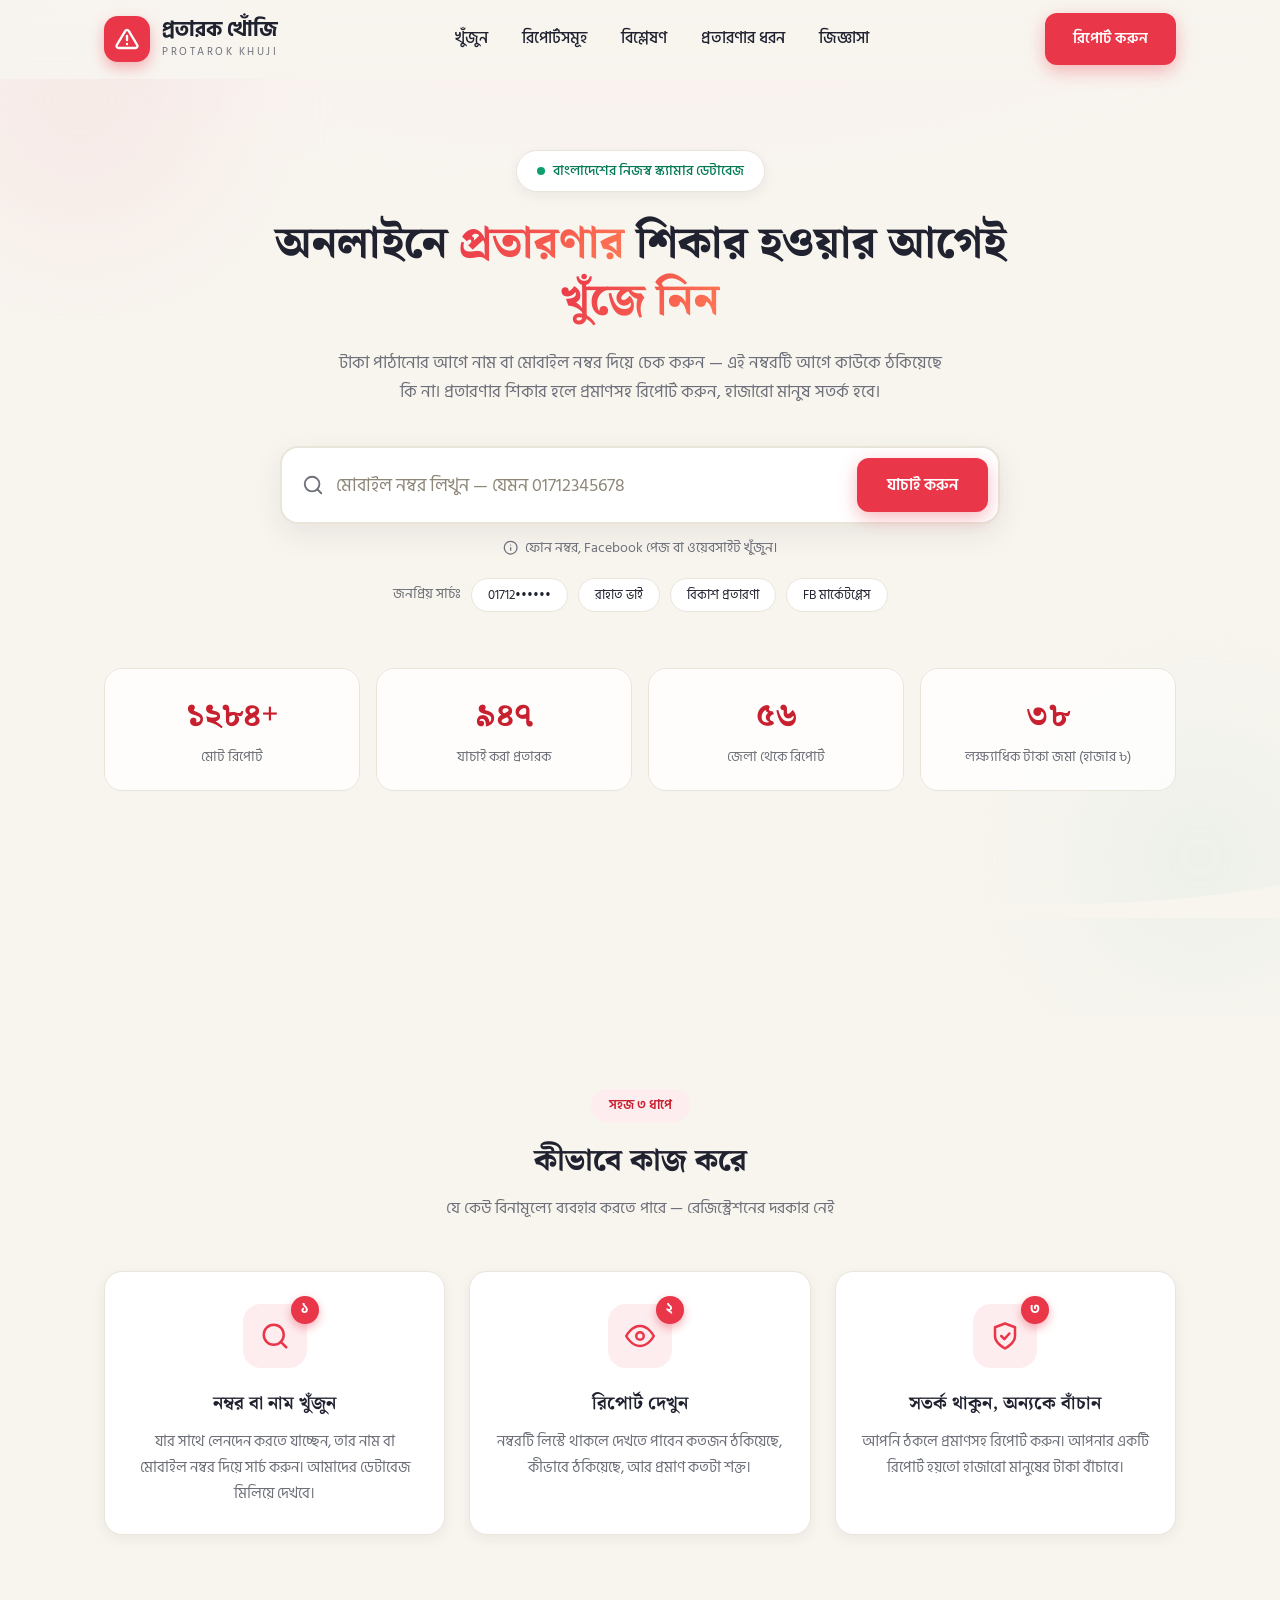
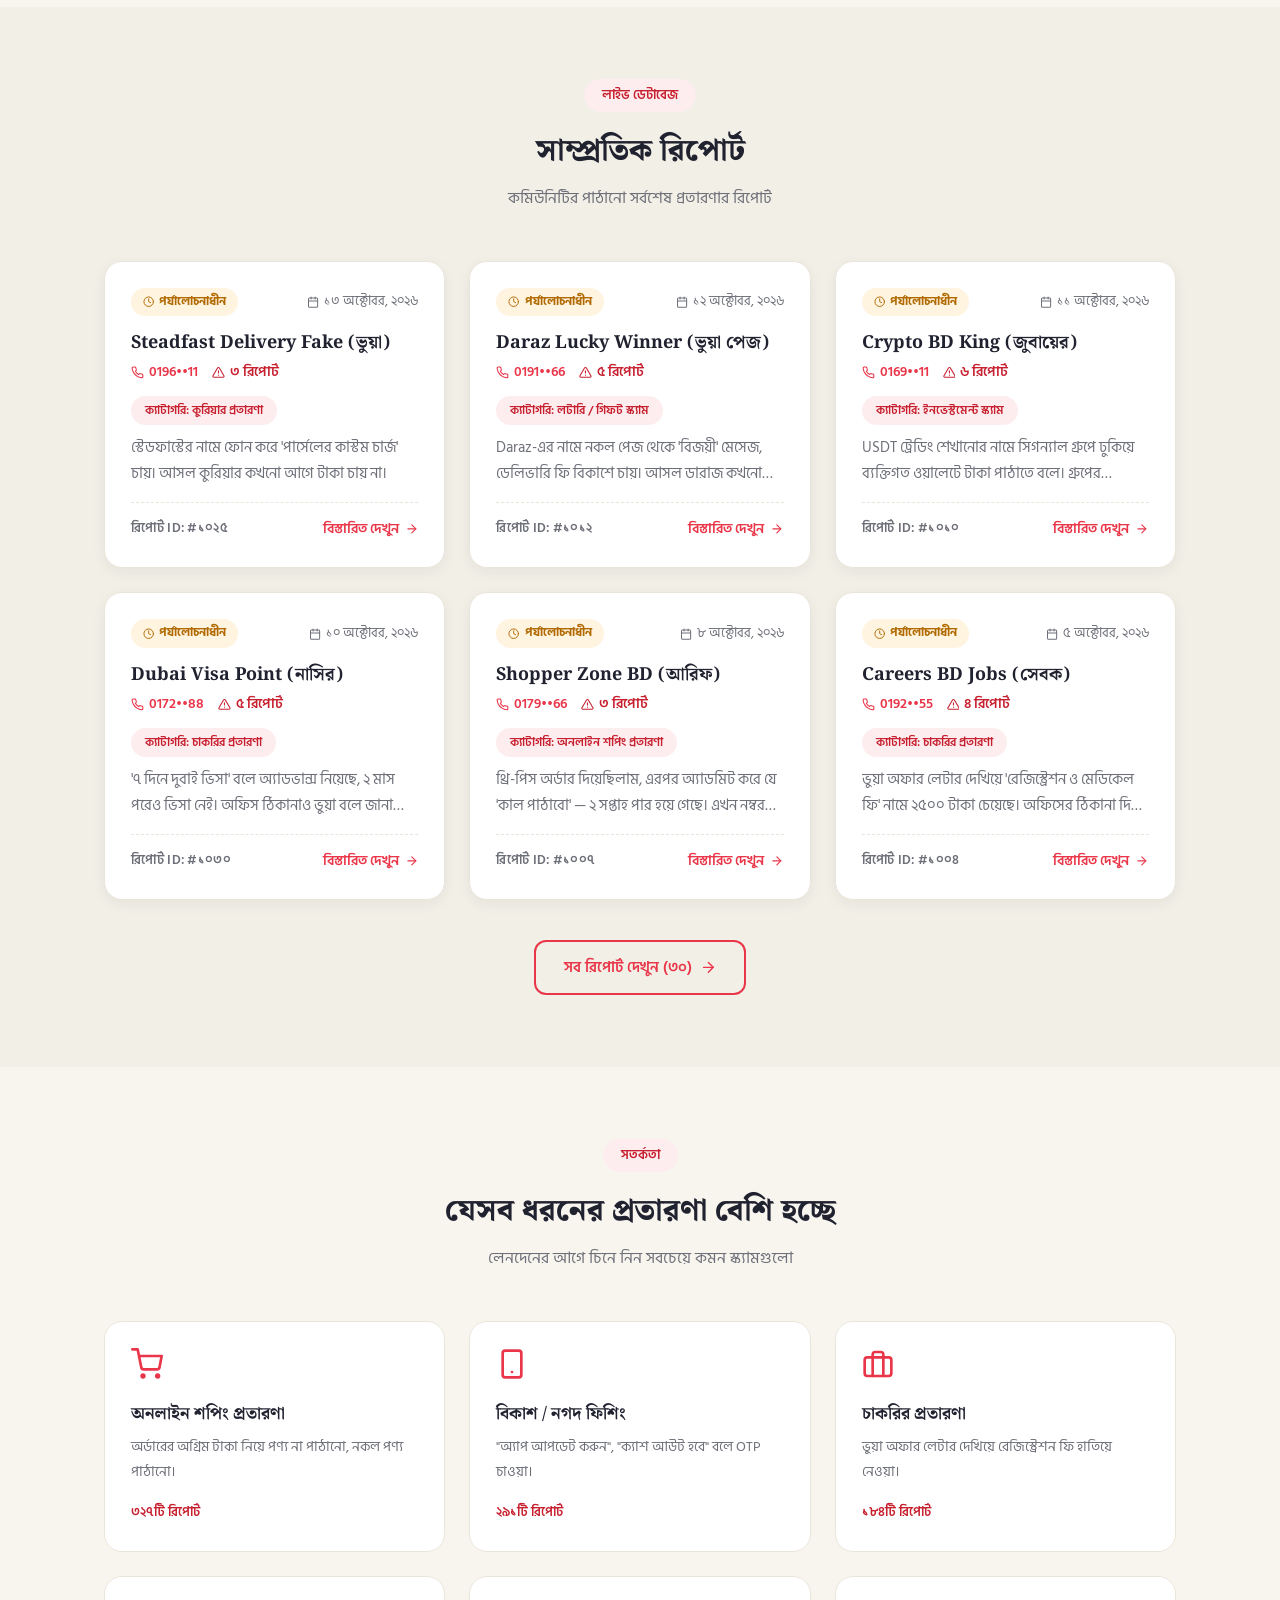
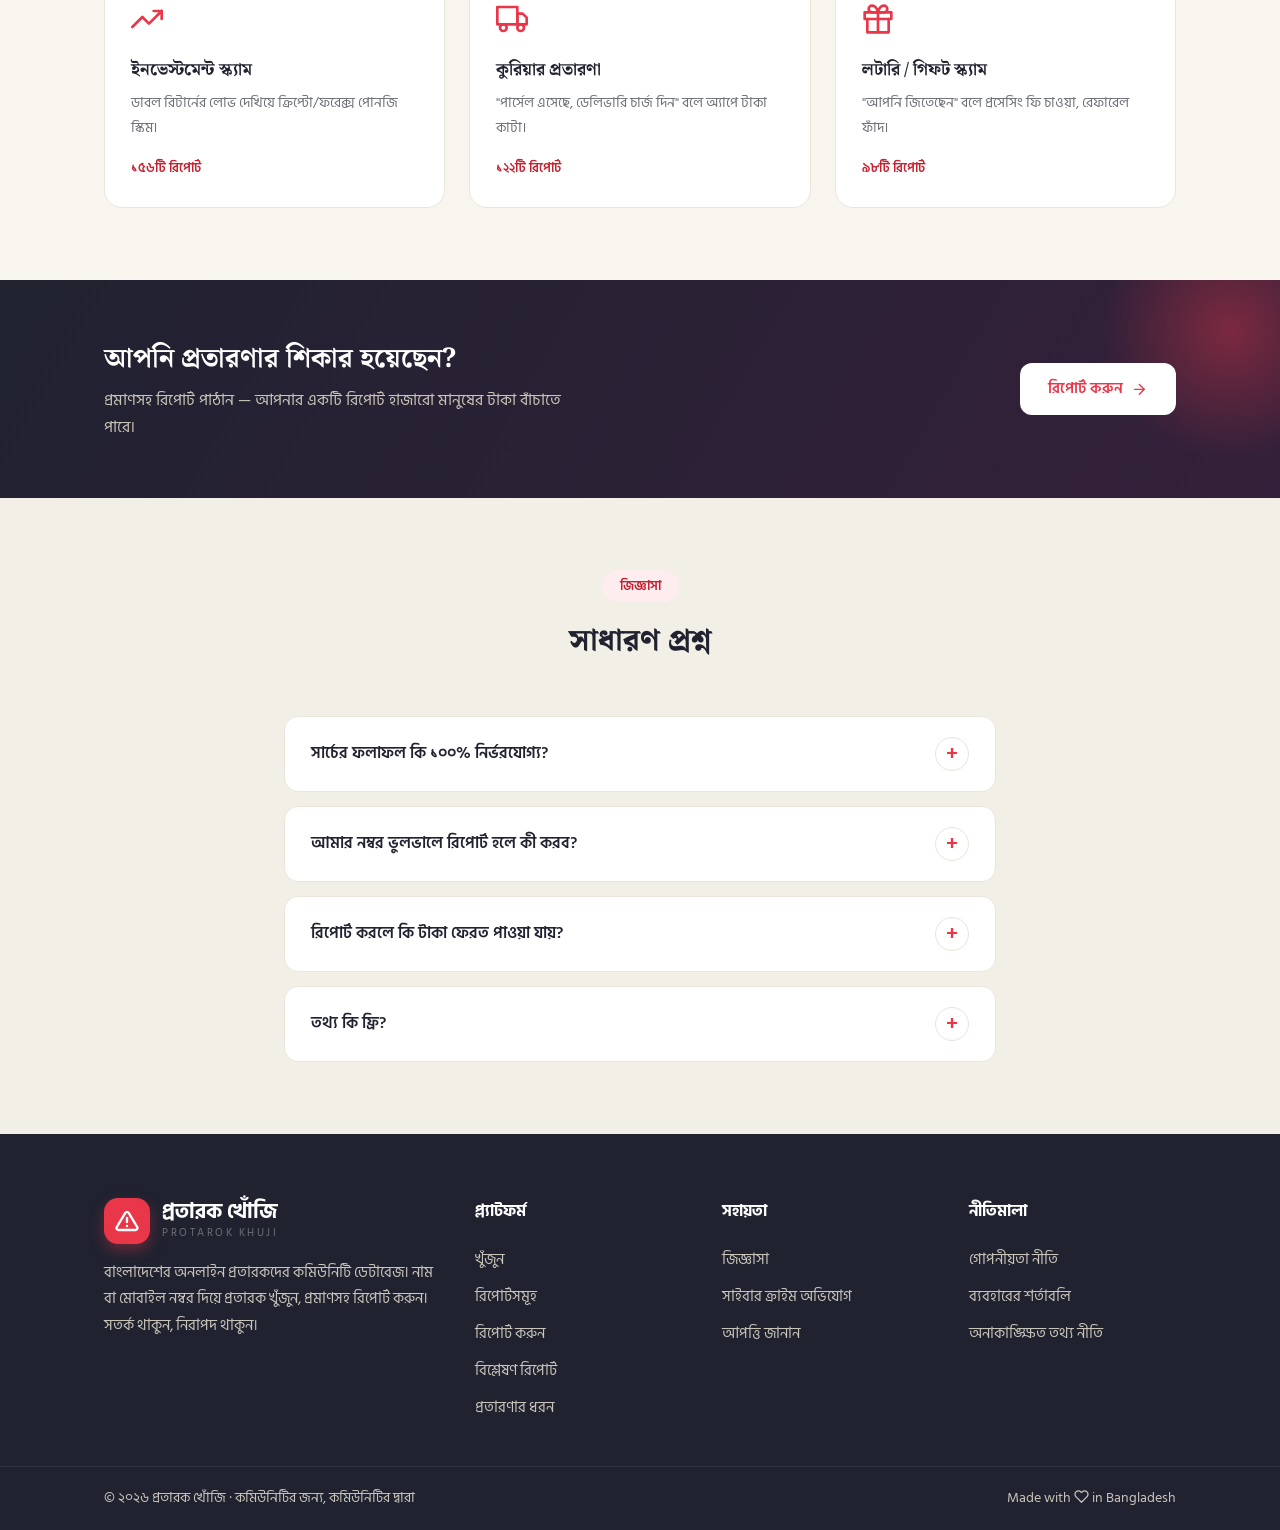
<file: index.html>
<!DOCTYPE html>
<html lang="bn">
<head>
  <meta charset="UTF-8" />
  <meta name="viewport" content="width=device-width, initial-scale=1.0" />
  <title>প্রতারক খোঁজি — বাংলাদেশের অনলাইন প্রতারকদের ডেটাবেজ</title>
  <meta name="description" content="অনলাইন প্রতারণার শিকার হয়েছেন? প্রতারক খোঁজিতে নাম বা মোবাইল নম্বর দিয়ে খুঁজুন স্ক্যামার লিস্টে আছে কি না, আর প্রমাণসহ রিপোর্ট করুন।" />
  <meta property="og:title" content="প্রতারক খোঁজি — অনলাইন প্রতারকদের ডেটাবেজ" />
  <meta property="og:description" content="নাম বা মোবাইল নম্বর দিয়ে খুঁজুন স্ক্যামার লিস্টে আছে কি না। প্রমাণসহ রিপোর্ট করুন, অন্যদের বাঁচান।" />
  <meta property="og:type" content="website" />
  <link rel="icon" href="data:image/svg+xml,%3Csvg xmlns='http://www.w3.org/2000/svg' viewBox='0 0 100 100'%3E%3Crect width='100' height='100' rx='22' fill='%23E93649'/%3E%3Cpath d='M50 24 16 82h68z' fill='none' stroke='white' stroke-width='7' stroke-linejoin='round'/%3E%3Cline x1='50' y1='52' x2='50' y2='64' stroke='white' stroke-width='7' stroke-linecap='round'/%3E%3Ccircle cx='50' cy='73' r='4' fill='white'/%3E%3C/svg%3E" />
  <link rel="preconnect" href="https://fonts.googleapis.com" />
  <link rel="preconnect" href="https://fonts.gstatic.com" crossorigin />
  <link href="https://fonts.googleapis.com/css2?family=Hind+Siliguri:wght@300;400;500;600;700&family=Noto+Serif+Bengali:wght@600;700;800&display=swap" rel="stylesheet" />
  <link rel="stylesheet" href="css/style.css?v=2.9" />
</head>
<body>

  <!-- ================= ICON SPRITE ================= -->
  <svg xmlns="http://www.w3.org/2000/svg" class="sprite" aria-hidden="true">
    <symbol id="i-alert" viewBox="0 0 24 24"><path d="M10.29 3.86L1.82 18a2 2 0 0 0 1.71 3h16.94a2 2 0 0 0 1.71-3L13.71 3.86a2 2 0 0 0-3.42 0z"/><line x1="12" y1="9" x2="12" y2="13"/><line x1="12" y1="17" x2="12.01" y2="17"/></symbol>
    <symbol id="i-search" viewBox="0 0 24 24"><circle cx="11" cy="11" r="8"/><line x1="21" y1="21" x2="16.65" y2="16.65"/></symbol>
    <symbol id="i-check" viewBox="0 0 24 24"><polyline points="20 6 9 17 4 12"/></symbol>
    <symbol id="i-check-circle" viewBox="0 0 24 24"><path d="M22 11.08V12a10 10 0 1 1-5.93-9.14"/><polyline points="22 4 12 14.01 9 11.01"/></symbol>
    <symbol id="i-clock" viewBox="0 0 24 24"><circle cx="12" cy="12" r="10"/><polyline points="12 6 12 12 16 14"/></symbol>
    <symbol id="i-shield" viewBox="0 0 24 24"><path d="M12 22s8-4 8-10V5l-8-3-8 3v7c0 6 8 10 8 10z"/></symbol>
    <symbol id="i-shield-check" viewBox="0 0 24 24"><path d="M12 22s8-4 8-10V5l-8-3-8 3v7c0 6 8 10 8 10z"/><polyline points="9 12 11.5 14.5 15.5 10"/></symbol>
    <symbol id="i-eye" viewBox="0 0 24 24"><path d="M1 12s4-8 11-8 11 8 11 8-4 8-11 8-11-8-11-8z"/><circle cx="12" cy="12" r="3"/></symbol>
    <symbol id="i-phone" viewBox="0 0 24 24"><path d="M22 16.92v3a2 2 0 0 1-2.18 2 19.79 19.79 0 0 1-8.63-3.07 19.5 19.5 0 0 1-6-6 19.79 19.79 0 0 1-3.07-8.67A2 2 0 0 1 4.11 2h3a2 2 0 0 1 2 1.72 12.84 12.84 0 0 0 .7 2.81 2 2 0 0 1-.45 2.11L8.09 9.91a16 16 0 0 0 6 6l1.27-1.27a2 2 0 0 1 2.11-.45 12.84 12.84 0 0 0 2.81.7A2 2 0 0 1 22 16.92z"/></symbol>
    <symbol id="i-pin" viewBox="0 0 24 24"><path d="M21 10c0 7-9 13-9 13s-9-6-9-13a9 9 0 0 1 18 0z"/><circle cx="12" cy="10" r="3"/></symbol>
    <symbol id="i-calendar" viewBox="0 0 24 24"><rect x="3" y="4" width="18" height="18" rx="2" ry="2"/><line x1="16" y1="2" x2="16" y2="6"/><line x1="8" y1="2" x2="8" y2="6"/><line x1="3" y1="10" x2="21" y2="10"/></symbol>
    <symbol id="i-card" viewBox="0 0 24 24"><rect x="1" y="4" width="22" height="16" rx="2" ry="2"/><line x1="1" y1="10" x2="23" y2="10"/></symbol>
    <symbol id="i-lock" viewBox="0 0 24 24"><rect x="3" y="11" width="18" height="11" rx="2" ry="2"/><path d="M7 11V7a5 5 0 0 1 10 0v4"/></symbol>
    <symbol id="i-camera" viewBox="0 0 24 24"><path d="M23 19a2 2 0 0 1-2 2H3a2 2 0 0 1-2-2V8a2 2 0 0 1 2-2h4l2-3h6l2 3h4a2 2 0 0 1 2 2z"/><circle cx="12" cy="13" r="4"/></symbol>
    <symbol id="i-zap" viewBox="0 0 24 24"><polygon points="13 2 3 14 12 14 11 22 21 10 12 10 13 2"/></symbol>
    <symbol id="i-cart" viewBox="0 0 24 24"><circle cx="9" cy="21" r="1"/><circle cx="20" cy="21" r="1"/><path d="M1 1h4l2.68 13.39a2 2 0 0 0 2 1.61h9.72a2 2 0 0 0 2-1.61L23 6H6"/></symbol>
    <symbol id="i-mobile" viewBox="0 0 24 24"><rect x="5" y="2" width="14" height="20" rx="2" ry="2"/><line x1="12" y1="18" x2="12.01" y2="18"/></symbol>
    <symbol id="i-briefcase" viewBox="0 0 24 24"><rect x="2" y="7" width="20" height="14" rx="2" ry="2"/><path d="M16 21V5a2 2 0 0 0-2-2h-4a2 2 0 0 0-2 2v16"/></symbol>
    <symbol id="i-trend" viewBox="0 0 24 24"><polyline points="23 6 13.5 15.5 8.5 10.5 1 18"/><polyline points="17 6 23 6 23 12"/></symbol>
    <symbol id="i-truck" viewBox="0 0 24 24"><rect x="1" y="3" width="15" height="13"/><polygon points="16 8 20 8 23 11 23 16 16 16 16 8"/><circle cx="5.5" cy="18.5" r="2.5"/><circle cx="18.5" cy="18.5" r="2.5"/></symbol>
    <symbol id="i-gift" viewBox="0 0 24 24"><polyline points="20 12 20 22 4 22 4 12"/><rect x="2" y="7" width="20" height="5"/><line x1="12" y1="22" x2="12" y2="7"/><path d="M12 7H7.5a2.5 2.5 0 0 1 0-5C11 2 12 7 12 7z"/><path d="M12 7h4.5a2.5 2.5 0 0 0 0-5C13 2 12 7 12 7z"/></symbol>
    <symbol id="i-heart" viewBox="0 0 24 24"><path d="M20.84 4.61a5.5 5.5 0 0 0-7.78 0L12 5.67l-1.06-1.06a5.5 5.5 0 0 0-7.78 7.78l1.06 1.06L12 21.23l7.78-7.78 1.06-1.06a5.5 5.5 0 0 0 0-7.78z"/></symbol>
    <symbol id="i-image" viewBox="0 0 24 24"><rect x="3" y="3" width="18" height="18" rx="2" ry="2"/><circle cx="8.5" cy="8.5" r="1.5"/><polyline points="21 15 16 10 5 21"/></symbol>
    <symbol id="i-file" viewBox="0 0 24 24"><path d="M14 2H6a2 2 0 0 0-2 2v16a2 2 0 0 0 2 2h12a2 2 0 0 0 2-2V8z"/><polyline points="14 2 14 8 20 8"/><line x1="16" y1="13" x2="8" y2="13"/><line x1="16" y1="17" x2="8" y2="17"/></symbol>
    <symbol id="i-x" viewBox="0 0 24 24"><line x1="18" y1="6" x2="6" y2="18"/><line x1="6" y1="6" x2="18" y2="18"/></symbol>
    <symbol id="i-arrow" viewBox="0 0 24 24"><line x1="5" y1="12" x2="19" y2="12"/><polyline points="12 5 19 12 12 19"/></symbol>
    <symbol id="i-info" viewBox="0 0 24 24"><circle cx="12" cy="12" r="10"/><line x1="12" y1="16" x2="12" y2="12"/><line x1="12" y1="8" x2="12.01" y2="8"/></symbol>
  </svg>

  <!-- ================= NAVBAR ================= -->
  <header class="navbar" id="navbar">
    <div class="container nav-inner">
      <a href="#" class="logo">
        <span class="logo-badge"><svg class="ic"><use href="#i-alert"/></svg></span>
        <div class="logo-text">
          <span class="logo-bn">প্রতারক খোঁজি</span>
          <span class="logo-en">Protarok Khuji</span>
        </div>
      </a>
      <nav class="nav-links" id="navLinks">
        <a href="#search">খুঁজুন</a>
        <a href="reports.html">রিপোর্টসমূহ</a>
        <a href="analysis.html">বিশ্লেষণ</a>
        <a href="#categories">প্রতারণার ধরন</a>
        <a href="#faq">জিজ্ঞাসা</a>
      </nav>
      <a href="report.html" class="btn btn-primary nav-cta">রিপোর্ট করুন</a>
      <button class="hamburger" id="hamburger" aria-label="মেনু">
        <span></span><span></span><span></span>
      </button>
    </div>
  </header>

  <!-- ================= HERO ================= -->
  <section class="hero">
    <div class="hero-blob hero-blob-1"></div>
    <div class="hero-blob hero-blob-2"></div>
    <div class="container hero-inner">
      <div class="hero-badge reveal">
        <span class="pulse-dot"></span>
        বাংলাদেশের নিজস্ব স্ক্যামার ডেটাবেজ
      </div>
      <h1 class="hero-title reveal">
        অনলাইনে <span class="grad-text">প্রতারণার</span> শিকার
        হওয়ার আগেই <span class="grad-text">খুঁজে নিন</span>
      </h1>
      <p class="hero-sub reveal">
        টাকা পাঠানোর আগে নাম বা মোবাইল নম্বর দিয়ে চেক করুন — এই নম্বরটি আগে
        কাউকে ঠকিয়েছে কি না। প্রতারণার শিকার হলে প্রমাণসহ রিপোর্ট করুন,
        হাজারো মানুষ সতর্ক হবে।
      </p>

      <!-- SEARCH BOX -->
      <div class="search-wrap reveal" id="search">
        <div class="search-box">
          <span class="search-icon"><svg class="ic"><use href="#i-search"/></svg></span>
          <input
            type="text"
            id="searchInput"
            placeholder="ফোন নম্বর, নাম বা Facebook আইডি লিখুন"
            autocomplete="off"
          />
          <button class="btn btn-primary" id="searchBtn">যাচাই করুন</button>
        </div>
        <p class="search-help">
          <svg class="ic"><use href="#i-info"/></svg>
          ফোন নম্বর, Facebook পেজ বা ওয়েবসাইট খুঁজুন।
        </p>
        <div class="search-tags">
          <span>জনপ্রিয় সার্চঃ</span>
          <button class="tag" data-q="01712">01712••••••</button>
          <button class="tag" data-q="রাহাত">রাহাত ভাই</button>
          <button class="tag" data-q="bikash">বিকাশ প্রতারণা</button>
          <button class="tag" data-q="মার্কেটপ্লেস">FB মার্কেটপ্লেস</button>
        </div>
      </div>

      <!-- SEARCH RESULT -->
      <div class="search-result" id="searchResult"></div>

      <!-- STATS -->
      <div class="stats-row reveal">
        <div class="stat">
          <span class="stat-num" data-count="1284">0</span>
          <span class="stat-label">মোট রিপোর্ট</span>
        </div>
        <div class="stat">
          <span class="stat-num" data-count="947">0</span>
          <span class="stat-label">যাচাই করা প্রতারক</span>
        </div>
        <div class="stat">
          <span class="stat-num" data-count="56">0</span>
          <span class="stat-label">জেলা থেকে রিপোর্ট</span>
        </div>
        <div class="stat">
          <span class="stat-num" data-count="38">0</span>
          <span class="stat-label">লক্ষ্যাধিক টাকা জমা (হাজার ৳)</span>
        </div>
      </div>
    </div>
    <div class="hero-wave">
      <svg viewBox="0 0 1440 90" preserveAspectRatio="none">
        <path d="M0,64 C240,96 480,0 720,32 C960,64 1200,96 1440,48 L1440,90 L0,90 Z" fill="currentColor"></path>
      </svg>
    </div>
  </section>

  <!-- ================= HOW IT WORKS ================= -->
  <section class="section" id="how">
    <div class="container">
      <div class="section-head reveal">
        <span class="section-tag">সহজ ৩ ধাপে</span>
        <h2>কীভাবে কাজ করে</h2>
        <p>যে কেউ বিনামূল্যে ব্যবহার করতে পারে — রেজিস্ট্রেশনের দরকার নেই</p>
      </div>
      <div class="steps-grid">
        <div class="step-card reveal">
          <div class="step-icon">
            <span class="step-icon-box"><svg class="ic"><use href="#i-search"/></svg></span>
            <span class="step-num">১</span>
          </div>
          <h3>নম্বর বা নাম খুঁজুন</h3>
          <p>যার সাথে লেনদেন করতে যাচ্ছেন, তার নাম বা মোবাইল নম্বর দিয়ে সার্চ করুন। আমাদের ডেটাবেজ মিলিয়ে দেখবে।</p>
        </div>
        <div class="step-card reveal">
          <div class="step-icon">
            <span class="step-icon-box"><svg class="ic"><use href="#i-eye"/></svg></span>
            <span class="step-num">২</span>
          </div>
          <h3>রিপোর্ট দেখুন</h3>
          <p>নম্বরটি লিস্টে থাকলে দেখতে পাবেন কতজন ঠকিয়েছে, কীভাবে ঠকিয়েছে, আর প্রমাণ কতটা শক্ত।</p>
        </div>
        <div class="step-card reveal">
          <div class="step-icon">
            <span class="step-icon-box"><svg class="ic"><use href="#i-shield-check"/></svg></span>
            <span class="step-num">৩</span>
          </div>
          <h3>সতর্ক থাকুন, অন্যকে বাঁচান</h3>
          <p>আপনি ঠকলে প্রমাণসহ রিপোর্ট করুন। আপনার একটি রিপোর্ট হয়তো হাজারো মানুষের টাকা বাঁচাবে।</p>
        </div>
      </div>
    </div>
  </section>

  <!-- ================= RECENT REPORTS ================= -->
  <section class="section section-alt" id="reports">
    <div class="container">
      <div class="section-head reveal">
        <span class="section-tag">লাইভ ডেটাবেজ</span>
        <h2>সাম্প্রতিক রিপোর্ট</h2>
        <p>কমিউনিটির পাঠানো সর্বশেষ প্রতারণার রিপোর্ট</p>
      </div>
      <div class="reports-grid" id="reportsGrid"></div>
      <div class="center-btn reveal">
        <button class="btn btn-outline" id="loadMoreBtn">আরও দেখুন ↓</button>
      </div>
    </div>
  </section>

  <!-- ================= CATEGORIES ================= -->
  <section class="section" id="categories">
    <div class="container">
      <div class="section-head reveal">
        <span class="section-tag">সতর্কতা</span>
        <h2>যেসব ধরনের প্রতারণা বেশি হচ্ছে</h2>
        <p>লেনদেনের আগে চিনে নিন সবচেয়ে কমন স্ক্যামগুলো</p>
      </div>
      <div class="cat-grid">
        <div class="cat-card reveal">
          <div class="cat-icon"><svg class="ic"><use href="#i-cart"/></svg></div>
          <h3>অনলাইন শপিং প্রতারণা</h3>
          <p>অর্ডারের অগ্রিম টাকা নিয়ে পণ্য না পাঠানো, নকল পণ্য পাঠানো।</p>
          <span class="cat-count">৩২৭টি রিপোর্ট</span>
        </div>
        <div class="cat-card reveal">
          <div class="cat-icon"><svg class="ic"><use href="#i-mobile"/></svg></div>
          <h3>বিকাশ / নগদ ফিশিং</h3>
          <p>"অ্যাপ আপডেট করুন", "ক্যাশ আউট হবে" বলে OTP চাওয়া।</p>
          <span class="cat-count">২৯১টি রিপোর্ট</span>
        </div>
        <div class="cat-card reveal">
          <div class="cat-icon"><svg class="ic"><use href="#i-briefcase"/></svg></div>
          <h3>চাকরির প্রতারণা</h3>
          <p>ভুয়া অফার লেটার দেখিয়ে রেজিস্ট্রেশন ফি হাতিয়ে নেওয়া।</p>
          <span class="cat-count">১৮৪টি রিপোর্ট</span>
        </div>
        <div class="cat-card reveal">
          <div class="cat-icon"><svg class="ic"><use href="#i-trend"/></svg></div>
          <h3>ইনভেস্টমেন্ট স্ক্যাম</h3>
          <p>ডাবল রিটার্নের লোভ দেখিয়ে ক্রিপ্টো/ফরেক্স পোনজি স্কিম।</p>
          <span class="cat-count">১৫৬টি রিপোর্ট</span>
        </div>
        <div class="cat-card reveal">
          <div class="cat-icon"><svg class="ic"><use href="#i-truck"/></svg></div>
          <h3>কুরিয়ার প্রতারণা</h3>
          <p>"পার্সেল এসেছে, ডেলিভারি চার্জ দিন" বলে অ্যাপে টাকা কাটা।</p>
          <span class="cat-count">১২২টি রিপোর্ট</span>
        </div>
        <div class="cat-card reveal">
          <div class="cat-icon"><svg class="ic"><use href="#i-gift"/></svg></div>
          <h3>লটারি / গিফট স্ক্যাম</h3>
          <p>"আপনি জিতেছেন" বলে প্রসেসিং ফি চাওয়া, রেফারেল ফাঁদ।</p>
          <span class="cat-count">৯৮টি রিপোর্ট</span>
        </div>
      </div>
    </div>
  </section>

  <!-- ================= CTA BAND ================= -->
  <section class="cta-band">
    <div class="container cta-band-inner reveal">
      <div>
        <h2>আপনি প্রতারণার শিকার হয়েছেন?</h2>
        <p>প্রমাণসহ রিপোর্ট পাঠান — আপনার একটি রিপোর্ট হাজারো মানুষের টাকা বাঁচাতে পারে।</p>
      </div>
      <a href="report.html" class="btn btn-light">রিপোর্ট করুন <svg class="ic"><use href="#i-arrow"/></svg></a>
    </div>
  </section>

  <!-- ================= FAQ ================= -->
  <section class="section section-alt" id="faq">
    <div class="container faq-wrap">
      <div class="section-head reveal">
        <span class="section-tag">জিজ্ঞাসা</span>
        <h2>সাধারণ প্রশ্ন</h2>
      </div>
      <div class="faq-list reveal">
        <details class="faq-item">
          <summary>সার্চের ফলাফল কি ১০০% নির্ভরযোগ্য?</summary>
          <p>না। এটি একটি কমিউনিটি ডেটাবেজ — রিপোর্টের ভিত্তিতে তৈরি। "যাচাই করা" ব্যাজের রিপোর্ট একাধিক ভিন্ন ব্যবহারকারীর প্রমাণে নিশ্চিত হয়েছে। তবুও লেনদেনের আগে নিজের বিচারবুদ্ধি ব্যবহার করুন।</p>
        </details>
        <details class="faq-item">
          <summary>আমার নম্বর ভুলভালে রিপোর্ট হলে কী করব?</summary>
          <p>যোগাযোগ পেজ থেকে প্রমাণসহ আপত্তি জানান। অ্যাডমিন টিম যাচাই করে ভুল রিপোর্ট সরিয়ে দেবে এবং ইচ্ছাকৃত মিথ্যা রিপোর্টকারীর বিরুদ্ধে ব্যবস্থা নেওয়া হবে।</p>
        </details>
        <details class="faq-item">
          <summary>রিপোর্ট করলে কি টাকা ফেরত পাওয়া যায়?</summary>
          <p>না, আমরা সরাসরি টাকা ফেরতের ব্যবস্থা করি না। আমাদের উদ্দেশ্য সতর্ক করা ও প্রতারক চিহ্নিত করা। টাকা ফেরত বা আইনগত পদক্ষেপের জন্য সাইবার ক্রাইম সেলে অভিযোগ করুন (cybercrime.gov.bd)।</p>
        </details>
        <details class="faq-item">
          <summary>তথ্য কি ফ্রি?</summary>
          <p>জি, সম্পূর্ণ ফ্রি। কোনো রেজিস্ট্রেশন, কোনো ফি নেই। সবাই খুঁজতে ও রিপোর্ট করতে পারে।</p>
        </details>
      </div>
    </div>
  </section>

  <!-- ================= FOOTER ================= -->
  <footer class="footer">
    <div class="container footer-inner">
      <div class="footer-brand">
        <div class="logo">
          <span class="logo-badge"><svg class="ic"><use href="#i-alert"/></svg></span>
          <div class="logo-text">
            <span class="logo-bn">প্রতারক খোঁজি</span>
            <span class="logo-en">Protarok Khuji</span>
          </div>
        </div>
        <p>বাংলাদেশের অনলাইন প্রতারকদের কমিউনিটি ডেটাবেজ। নাম বা মোবাইল নম্বর দিয়ে প্রতারক খুঁজুন, প্রমাণসহ রিপোর্ট করুন। সতর্ক থাকুন, নিরাপদ থাকুন।</p>
      </div>
      <div class="footer-col">
        <h4>প্ল্যাটফর্ম</h4>
        <a href="#search">খুঁজুন</a>
        <a href="reports.html">রিপোর্টসমূহ</a>
        <a href="report.html">রিপোর্ট করুন</a>
        <a href="analysis.html">বিশ্লেষণ রিপোর্ট</a>
        <a href="#categories">প্রতারণার ধরন</a>
      </div>
      <div class="footer-col">
        <h4>সহায়তা</h4>
        <a href="#faq">জিজ্ঞাসা</a>
        <a href="https://cybercrime.gov.bd" target="_blank" rel="noopener">সাইবার ক্রাইম অভিযোগ</a>
        <a href="#faq">আপত্তি জানান</a>
      </div>
      <div class="footer-col">
        <h4>নীতিমালা</h4>
        <a href="#">গোপনীয়তা নীতি</a>
        <a href="#">ব্যবহারের শর্তাবলি</a>
        <a href="#">অনাকাঙ্ক্ষিত তথ্য নীতি</a>
      </div>
    </div>
    <div class="footer-bottom">
      <div class="container">
        <span>© ২০২৬ প্রতারক খোঁজি · কমিউনিটির জন্য, কমিউনিটির দ্বারা</span>
        <span class="made-with">Made with <svg class="ic"><use href="#i-heart"/></svg> in Bangladesh</span>
      </div>
    </div>
  </footer>

  <!-- MODAL -->
  <div class="modal-overlay" id="modalOverlay">
    <div class="modal" id="modalContent"></div>
  </div>

  <script src="js/data.js?v=2.9"></script>
  <script src="js/app.js?v=2.9"></script>
</body>
</html>
</file>
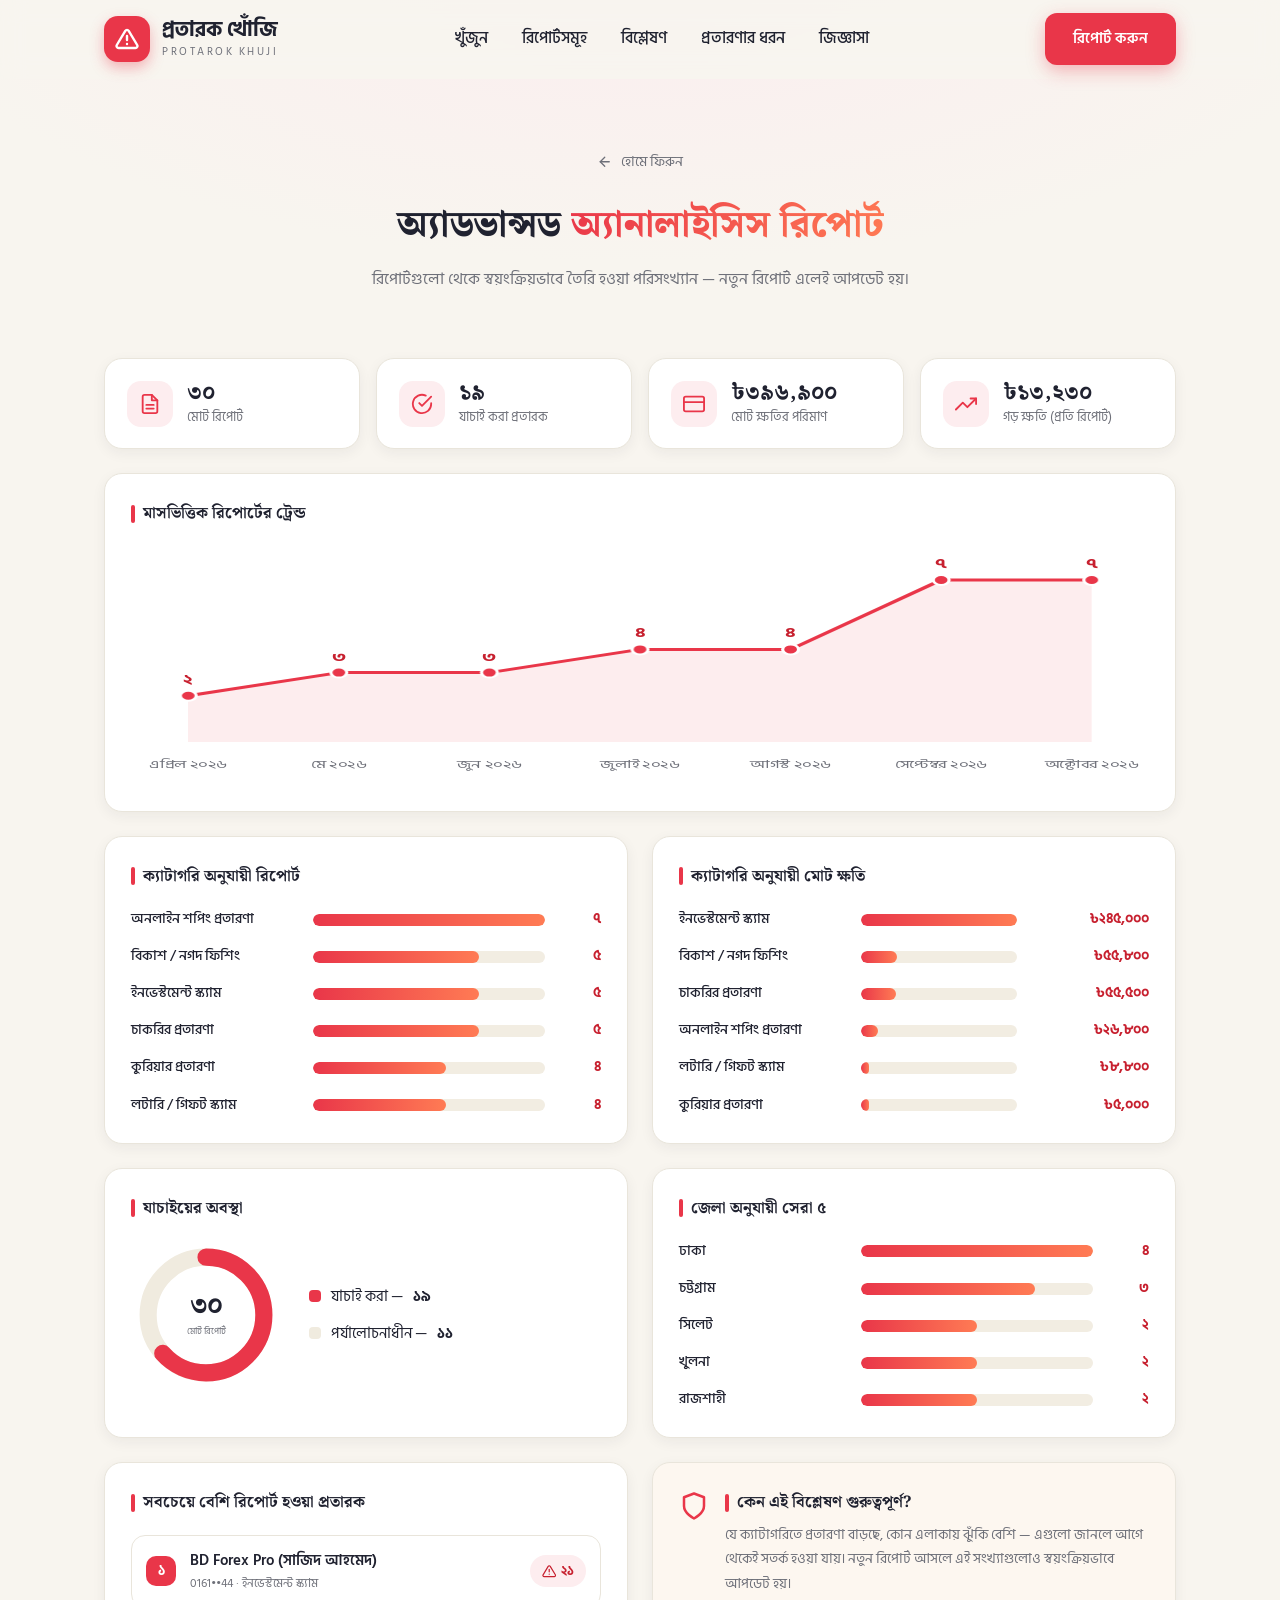
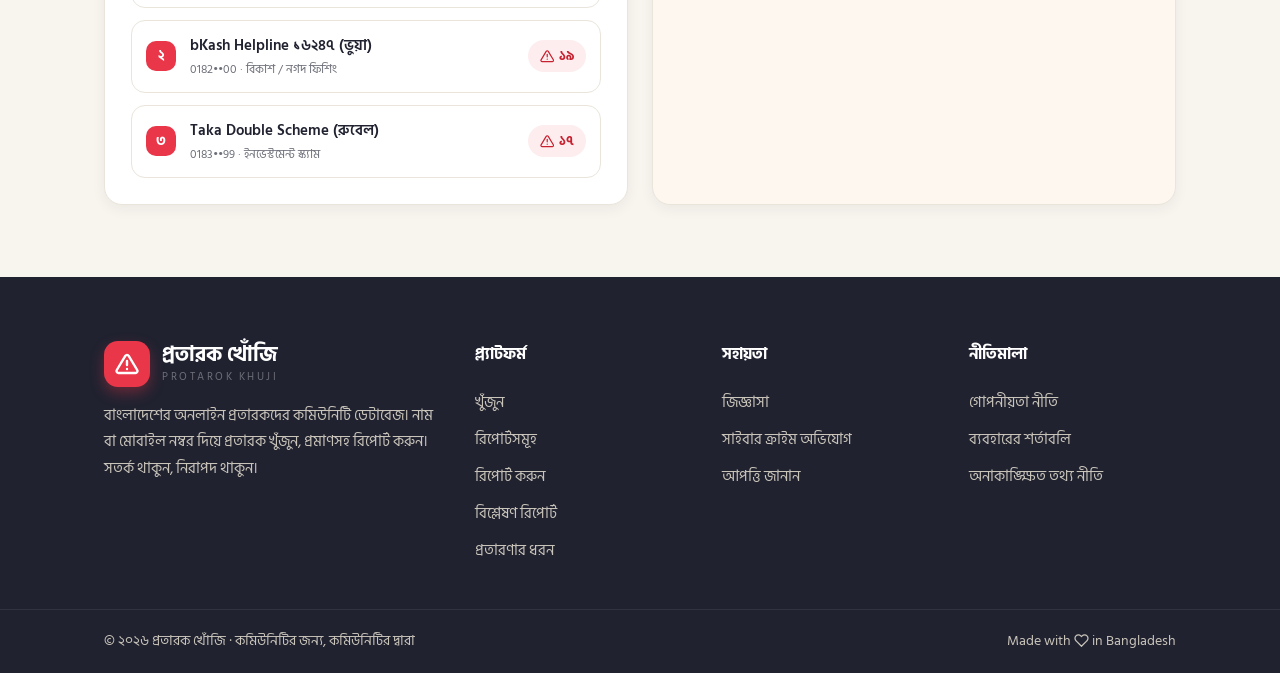
<file: analysis.html>
<!DOCTYPE html>
<html lang="bn">
<head>
  <meta charset="UTF-8" />
  <meta name="viewport" content="width=device-width, initial-scale=1.0" />
  <title>বিশ্লেষণ রিপোর্ট — প্রতারক খোঁজি</title>
  <meta name="description" content="প্রতারক খোঁজির অ্যাডভান্সড ডেটা বিশ্লেষণ — ক্যাটাগরি, জেলা ও মাসভিত্তিক প্রতারণার ট্রেন্ড, মোট ক্ষতি ও যাচাইয়ের পরিসংখ্যান।" />
  <link rel="icon" href="data:image/svg+xml,%3Csvg xmlns='http://www.w3.org/2000/svg' viewBox='0 0 100 100'%3E%3Crect width='100' height='100' rx='22' fill='%23E93649'/%3E%3Cpath d='M50 24 16 82h68z' fill='none' stroke='white' stroke-width='7' stroke-linejoin='round'/%3E%3Cline x1='50' y1='52' x2='50' y2='64' stroke='white' stroke-width='7' stroke-linecap='round'/%3E%3Ccircle cx='50' cy='73' r='4' fill='white'/%3E%3C/svg%3E" />
  <link rel="preconnect" href="https://fonts.googleapis.com" />
  <link rel="preconnect" href="https://fonts.gstatic.com" crossorigin />
  <link href="https://fonts.googleapis.com/css2?family=Hind+Siliguri:wght@300;400;500;600;700&family=Noto+Serif+Bengali:wght@600;700;800&display=swap" rel="stylesheet" />
  <link rel="stylesheet" href="css/style.css?v=2.9" />
</head>
<body>
  <!-- ================= ICON SPRITE ================= -->
  <svg xmlns="http://www.w3.org/2000/svg" class="sprite" aria-hidden="true">
    <symbol id="i-alert" viewBox="0 0 24 24"><path d="M10.29 3.86L1.82 18a2 2 0 0 0 1.71 3h16.94a2 2 0 0 0 1.71-3L13.71 3.86a2 2 0 0 0-3.42 0z"/><line x1="12" y1="9" x2="12" y2="13"/><line x1="12" y1="17" x2="12.01" y2="17"/></symbol>
    <symbol id="i-search" viewBox="0 0 24 24"><circle cx="11" cy="11" r="8"/><line x1="21" y1="21" x2="16.65" y2="16.65"/></symbol>
    <symbol id="i-check" viewBox="0 0 24 24"><polyline points="20 6 9 17 4 12"/></symbol>
    <symbol id="i-check-circle" viewBox="0 0 24 24"><path d="M22 11.08V12a10 10 0 1 1-5.93-9.14"/><polyline points="22 4 12 14.01 9 11.01"/></symbol>
    <symbol id="i-clock" viewBox="0 0 24 24"><circle cx="12" cy="12" r="10"/><polyline points="12 6 12 12 16 14"/></symbol>
    <symbol id="i-shield" viewBox="0 0 24 24"><path d="M12 22s8-4 8-10V5l-8-3-8 3v7c0 6 8 10 8 10z"/></symbol>
    <symbol id="i-shield-check" viewBox="0 0 24 24"><path d="M12 22s8-4 8-10V5l-8-3-8 3v7c0 6 8 10 8 10z"/><polyline points="9 12 11.5 14.5 15.5 10"/></symbol>
    <symbol id="i-eye" viewBox="0 0 24 24"><path d="M1 12s4-8 11-8 11 8 11 8-4 8-11 8-11-8-11-8z"/><circle cx="12" cy="12" r="3"/></symbol>
    <symbol id="i-phone" viewBox="0 0 24 24"><path d="M22 16.92v3a2 2 0 0 1-2.18 2 19.79 19.79 0 0 1-8.63-3.07 19.5 19.5 0 0 1-6-6 19.79 19.79 0 0 1-3.07-8.67A2 2 0 0 1 4.11 2h3a2 2 0 0 1 2 1.72 12.84 12.84 0 0 0 .7 2.81 2 2 0 0 1-.45 2.11L8.09 9.91a16 16 0 0 0 6 6l1.27-1.27a2 2 0 0 1 2.11-.45 12.84 12.84 0 0 0 2.81.7A2 2 0 0 1 22 16.92z"/></symbol>
    <symbol id="i-pin" viewBox="0 0 24 24"><path d="M21 10c0 7-9 13-9 13s-9-6-9-13a9 9 0 0 1 18 0z"/><circle cx="12" cy="10" r="3"/></symbol>
    <symbol id="i-calendar" viewBox="0 0 24 24"><rect x="3" y="4" width="18" height="18" rx="2" ry="2"/><line x1="16" y1="2" x2="16" y2="6"/><line x1="8" y1="2" x2="8" y2="6"/><line x1="3" y1="10" x2="21" y2="10"/></symbol>
    <symbol id="i-card" viewBox="0 0 24 24"><rect x="1" y="4" width="22" height="16" rx="2" ry="2"/><line x1="1" y1="10" x2="23" y2="10"/></symbol>
    <symbol id="i-lock" viewBox="0 0 24 24"><rect x="3" y="11" width="18" height="11" rx="2" ry="2"/><path d="M7 11V7a5 5 0 0 1 10 0v4"/></symbol>
    <symbol id="i-camera" viewBox="0 0 24 24"><path d="M23 19a2 2 0 0 1-2 2H3a2 2 0 0 1-2-2V8a2 2 0 0 1 2-2h4l2-3h6l2 3h4a2 2 0 0 1 2 2z"/><circle cx="12" cy="13" r="4"/></symbol>
    <symbol id="i-zap" viewBox="0 0 24 24"><polygon points="13 2 3 14 12 14 11 22 21 10 12 10 13 2"/></symbol>
    <symbol id="i-cart" viewBox="0 0 24 24"><circle cx="9" cy="21" r="1"/><circle cx="20" cy="21" r="1"/><path d="M1 1h4l2.68 13.39a2 2 0 0 0 2 1.61h9.72a2 2 0 0 0 2-1.61L23 6H6"/></symbol>
    <symbol id="i-mobile" viewBox="0 0 24 24"><rect x="5" y="2" width="14" height="20" rx="2" ry="2"/><line x1="12" y1="18" x2="12.01" y2="18"/></symbol>
    <symbol id="i-briefcase" viewBox="0 0 24 24"><rect x="2" y="7" width="20" height="14" rx="2" ry="2"/><path d="M16 21V5a2 2 0 0 0-2-2h-4a2 2 0 0 0-2 2v16"/></symbol>
    <symbol id="i-trend" viewBox="0 0 24 24"><polyline points="23 6 13.5 15.5 8.5 10.5 1 18"/><polyline points="17 6 23 6 23 12"/></symbol>
    <symbol id="i-truck" viewBox="0 0 24 24"><rect x="1" y="3" width="15" height="13"/><polygon points="16 8 20 8 23 11 23 16 16 16 16 8"/><circle cx="5.5" cy="18.5" r="2.5"/><circle cx="18.5" cy="18.5" r="2.5"/></symbol>
    <symbol id="i-gift" viewBox="0 0 24 24"><polyline points="20 12 20 22 4 22 4 12"/><rect x="2" y="7" width="20" height="5"/><line x1="12" y1="22" x2="12" y2="7"/><path d="M12 7H7.5a2.5 2.5 0 0 1 0-5C11 2 12 7 12 7z"/><path d="M12 7h4.5a2.5 2.5 0 0 0 0-5C13 2 12 7 12 7z"/></symbol>
    <symbol id="i-heart" viewBox="0 0 24 24"><path d="M20.84 4.61a5.5 5.5 0 0 0-7.78 0L12 5.67l-1.06-1.06a5.5 5.5 0 0 0-7.78 7.78l1.06 1.06L12 21.23l7.78-7.78 1.06-1.06a5.5 5.5 0 0 0 0-7.78z"/></symbol>
    <symbol id="i-image" viewBox="0 0 24 24"><rect x="3" y="3" width="18" height="18" rx="2" ry="2"/><circle cx="8.5" cy="8.5" r="1.5"/><polyline points="21 15 16 10 5 21"/></symbol>
    <symbol id="i-file" viewBox="0 0 24 24"><path d="M14 2H6a2 2 0 0 0-2 2v16a2 2 0 0 0 2 2h12a2 2 0 0 0 2-2V8z"/><polyline points="14 2 14 8 20 8"/><line x1="16" y1="13" x2="8" y2="13"/><line x1="16" y1="17" x2="8" y2="17"/></symbol>
    <symbol id="i-x" viewBox="0 0 24 24"><line x1="18" y1="6" x2="6" y2="18"/><line x1="6" y1="6" x2="18" y2="18"/></symbol>
    <symbol id="i-arrow" viewBox="0 0 24 24"><line x1="5" y1="12" x2="19" y2="12"/><polyline points="12 5 19 12 12 19"/></symbol>
    <symbol id="i-info" viewBox="0 0 24 24"><circle cx="12" cy="12" r="10"/><line x1="12" y1="16" x2="12" y2="12"/><line x1="12" y1="8" x2="12.01" y2="8"/></symbol>
  </svg>


  <!-- ================= NAVBAR ================= -->
  <header class="navbar" id="navbar">
    <div class="container nav-inner">
      <a href="index.html" class="logo">
        <span class="logo-badge"><svg class="ic"><use href="#i-alert"/></svg></span>
        <div class="logo-text">
          <span class="logo-bn">প্রতারক খোঁজি</span>
          <span class="logo-en">Protarok Khuji</span>
        </div>
      </a>
      <nav class="nav-links" id="navLinks">
        <a href="index.html#search">খুঁজুন</a>
        <a href="reports.html">রিপোর্টসমূহ</a>
        <a href="#analysis">বিশ্লেষণ</a>
        <a href="index.html#categories">প্রতারণার ধরন</a>
        <a href="index.html#faq">জিজ্ঞাসা</a>
      </nav>
      <a href="report.html" class="btn btn-primary nav-cta">রিপোর্ট করুন</a>
      <button class="hamburger" id="hamburger" aria-label="মেনু">
        <span></span><span></span><span></span>
      </button>
    </div>
  </header>


  <!-- ================= PAGE HEADER ================= -->
  <section class="page-hero">
    <div class="container">
      <a href="index.html" class="crumb"><svg class="ic"><use href="#i-arrow"/></svg> হোমে ফিরুন</a>
      <h1>অ্যাডভান্সড <span class="grad-text">অ্যানালাইসিস রিপোর্ট</span></h1>
      <p>রিপোর্টগুলো থেকে স্বয়ংক্রিয়ভাবে তৈরি হওয়া পরিসংখ্যান — নতুন রিপোর্ট এলেই আপডেট হয়।</p>
    </div>
  </section>

  <!-- ================= ANALYSIS ================= -->
  <section class="section" id="analysis" style="padding-top:8px">
    <div class="container">
      <div class="an-stats reveal" id="anStats"></div>
      <div class="an-grid">
        <div class="an-card an-card-wide reveal">
          <h3 class="an-title">মাসভিত্তিক রিপোর্টের ট্রেন্ড</h3>
          <div id="anTrend" class="an-trend"></div>
        </div>
        <div class="an-card reveal">
          <h3 class="an-title">ক্যাটাগরি অনুযায়ী রিপোর্ট</h3>
          <div class="an-bars" id="anCategories"></div>
        </div>
        <div class="an-card reveal">
          <h3 class="an-title">ক্যাটাগরি অনুযায়ী মোট ক্ষতি</h3>
          <div class="an-bars money" id="anLoss"></div>
        </div>
        <div class="an-card reveal">
          <h3 class="an-title">যাচাইয়ের অবস্থা</h3>
          <div class="an-donut" id="anStatus"></div>
        </div>
        <div class="an-card reveal">
          <h3 class="an-title">জেলা অনুযায়ী সেরা ৫</h3>
          <div class="an-bars" id="anDistricts"></div>
        </div>
        <div class="an-card reveal">
          <h3 class="an-title">সবচেয়ে বেশি রিপোর্ট হওয়া প্রতারক</h3>
          <div id="anTop" class="an-top"></div>
        </div>
        <div class="an-card an-card-hint reveal">
          <svg class="ic"><use href="#i-shield"/></svg>
          <div>
            <h3 class="an-title" style="margin-bottom:6px">কেন এই বিশ্লেষণ গুরুত্বপূর্ণ?</h3>
            <p class="an-hint-text">যে ক্যাটাগরিতে প্রতারণা বাড়ছে, কোন এলাকায় ঝুঁকি বেশি — এগুলো জানলে আগে থেকেই সতর্ক হওয়া যায়। নতুন রিপোর্ট আসলে এই সংখ্যাগুলোও স্বয়ংক্রিয়ভাবে আপডেট হয়।</p>
          </div>
        </div>
      </div>
    </div>
  </section>

  <!-- ================= FOOTER ================= -->
  <footer class="footer">
    <div class="container footer-inner">
      <div class="footer-brand">
        <div class="logo">
          <span class="logo-badge"><svg class="ic"><use href="#i-alert"/></svg></span>
          <div class="logo-text">
            <span class="logo-bn">প্রতারক খোঁজি</span>
            <span class="logo-en">Protarok Khuji</span>
          </div>
        </div>
        <p>বাংলাদেশের অনলাইন প্রতারকদের কমিউনিটি ডেটাবেজ। নাম বা মোবাইল নম্বর দিয়ে প্রতারক খুঁজুন, প্রমাণসহ রিপোর্ট করুন। সতর্ক থাকুন, নিরাপদ থাকুন।</p>
      </div>
      <div class="footer-col">
        <h4>প্ল্যাটফর্ম</h4>
        <a href="index.html#search">খুঁজুন</a>
        <a href="reports.html">রিপোর্টসমূহ</a>
        <a href="report.html">রিপোর্ট করুন</a>
        <a href="#analysis">বিশ্লেষণ রিপোর্ট</a>
        <a href="index.html#categories">প্রতারণার ধরন</a>
      </div>
      <div class="footer-col">
        <h4>সহায়তা</h4>
        <a href="index.html#faq">জিজ্ঞাসা</a>
        <a href="https://cybercrime.gov.bd" target="_blank" rel="noopener">সাইবার ক্রাইম অভিযোগ</a>
        <a href="index.html#faq">আপত্তি জানান</a>
      </div>
      <div class="footer-col">
        <h4>নীতিমালা</h4>
        <a href="#">গোপনীয়তা নীতি</a>
        <a href="#">ব্যবহারের শর্তাবলি</a>
        <a href="#">অনাকাঙ্ক্ষিত তথ্য নীতি</a>
      </div>
    </div>
    <div class="footer-bottom">
      <div class="container">
        <span>© ২০২৬ প্রতারক খোঁজি · কমিউনিটির জন্য, কমিউনিটির দ্বারা</span>
        <span class="made-with">Made with <svg class="ic"><use href="#i-heart"/></svg> in Bangladesh</span>
      </div>
    </div>
  </footer>


  <script src="js/data.js?v=2.9"></script>
  <script src="js/app.js?v=2.9"></script>
</body>
</html>
</file>
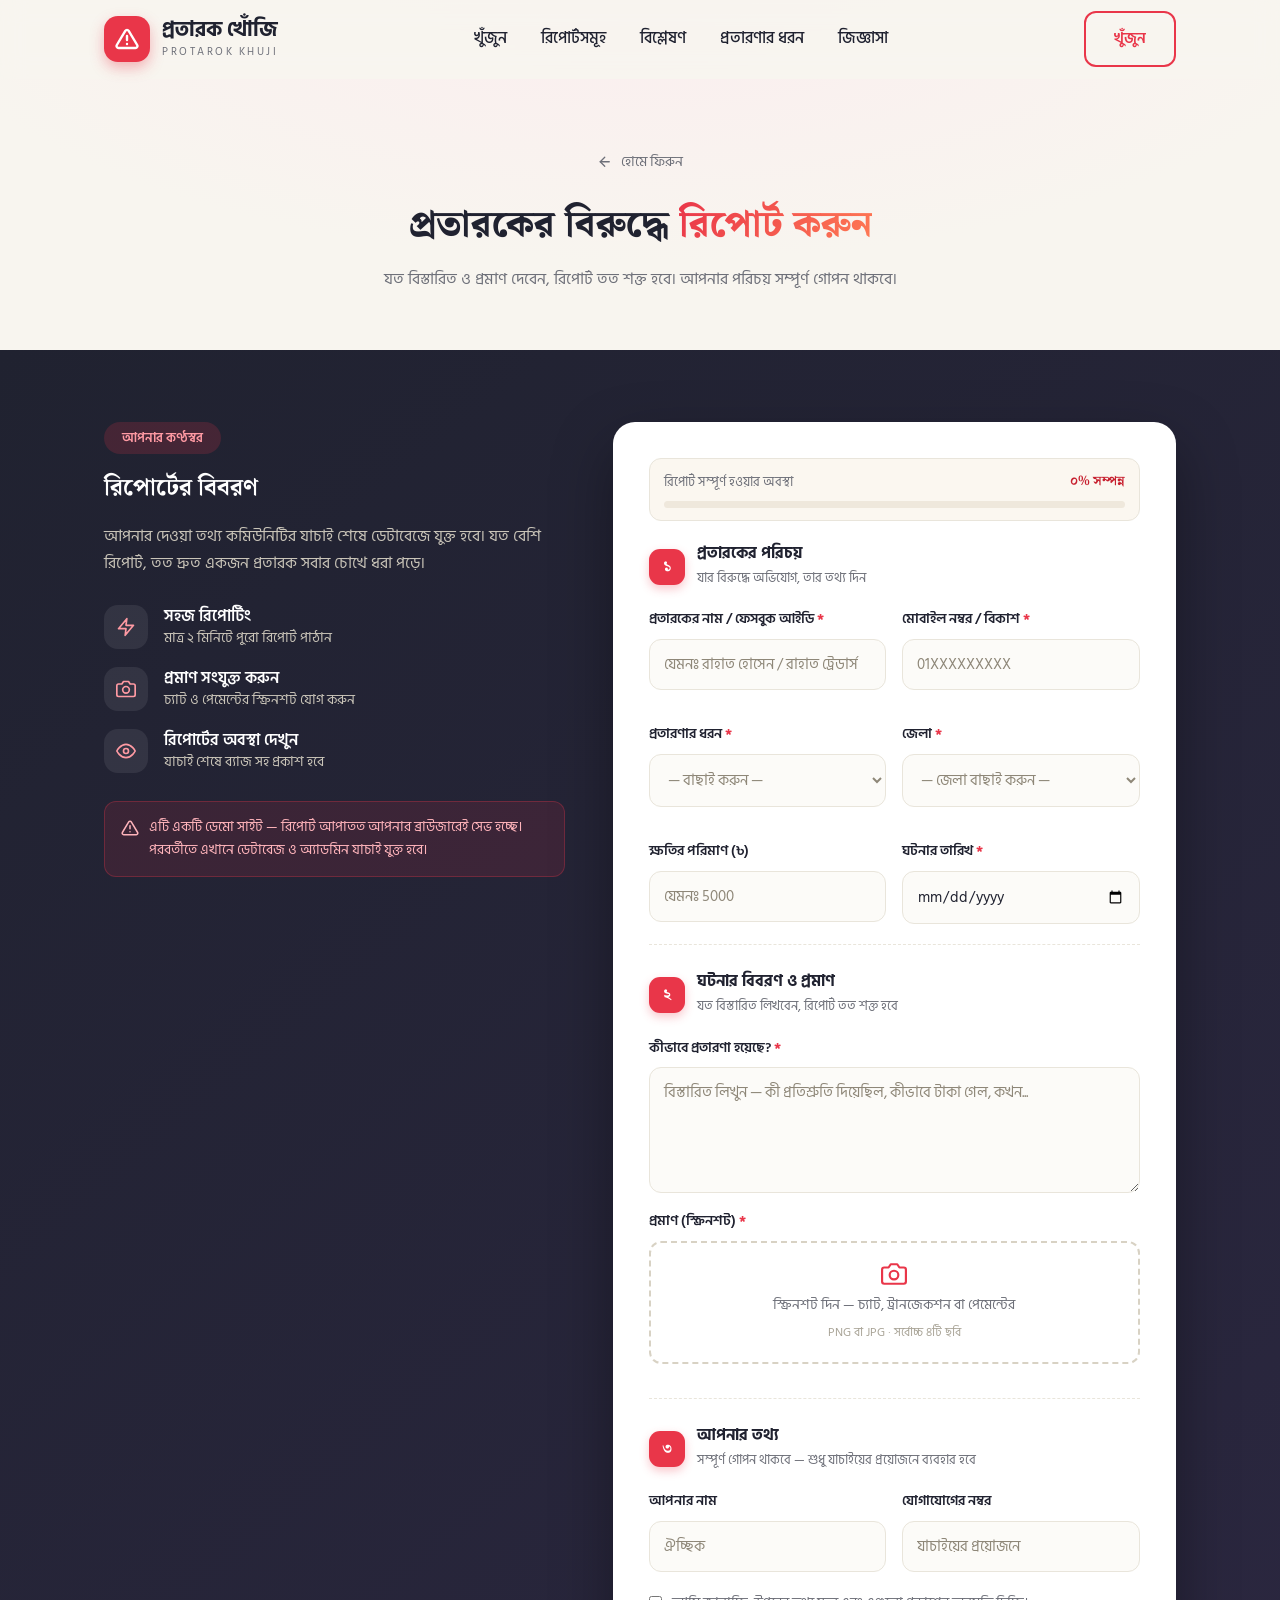
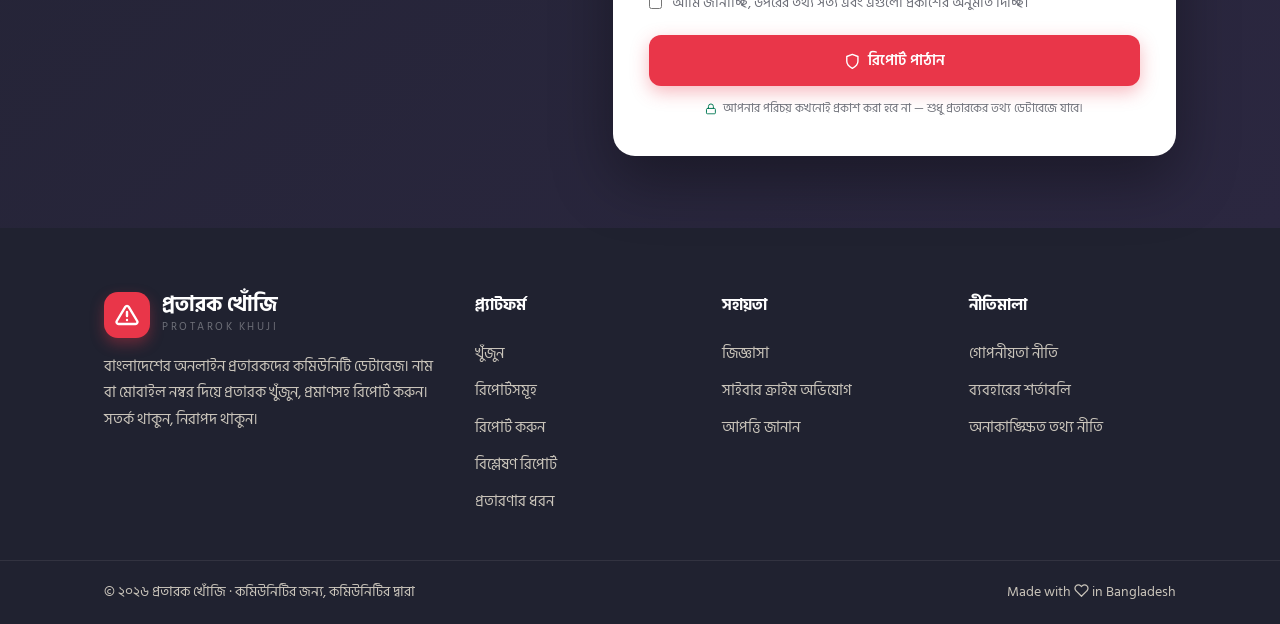
<file: report.html>
<!DOCTYPE html>
<html lang="bn">
<head>
  <meta charset="UTF-8" />
  <meta name="viewport" content="width=device-width, initial-scale=1.0" />
  <title>রিপোর্ট করুন — প্রতারক খোঁজি</title>
  <meta name="description" content="অনলাইন প্রতারণার শিকার হলে প্রমাণসহ রিপোর্ট করুন — প্রতারকের নাম, নম্বর, ঘটনার বিবরণ ও স্ক্রিনশট দিয়ে অন্যদের সতর্ক করুন।" />
  <link rel="icon" href="data:image/svg+xml,%3Csvg xmlns='http://www.w3.org/2000/svg' viewBox='0 0 100 100'%3E%3Crect width='100' height='100' rx='22' fill='%23E93649'/%3E%3Cpath d='M50 24 16 82h68z' fill='none' stroke='white' stroke-width='7' stroke-linejoin='round'/%3E%3Cline x1='50' y1='52' x2='50' y2='64' stroke='white' stroke-width='7' stroke-linecap='round'/%3E%3Ccircle cx='50' cy='73' r='4' fill='white'/%3E%3C/svg%3E" />
  <link rel="preconnect" href="https://fonts.googleapis.com" />
  <link rel="preconnect" href="https://fonts.gstatic.com" crossorigin />
  <link href="https://fonts.googleapis.com/css2?family=Hind+Siliguri:wght@300;400;500;600;700&family=Noto+Serif+Bengali:wght@600;700;800&display=swap" rel="stylesheet" />
  <link rel="stylesheet" href="css/style.css?v=2.9" />
</head>
<body>
  <!-- ================= ICON SPRITE ================= -->
  <svg xmlns="http://www.w3.org/2000/svg" class="sprite" aria-hidden="true">
    <symbol id="i-alert" viewBox="0 0 24 24"><path d="M10.29 3.86L1.82 18a2 2 0 0 0 1.71 3h16.94a2 2 0 0 0 1.71-3L13.71 3.86a2 2 0 0 0-3.42 0z"/><line x1="12" y1="9" x2="12" y2="13"/><line x1="12" y1="17" x2="12.01" y2="17"/></symbol>
    <symbol id="i-search" viewBox="0 0 24 24"><circle cx="11" cy="11" r="8"/><line x1="21" y1="21" x2="16.65" y2="16.65"/></symbol>
    <symbol id="i-check" viewBox="0 0 24 24"><polyline points="20 6 9 17 4 12"/></symbol>
    <symbol id="i-check-circle" viewBox="0 0 24 24"><path d="M22 11.08V12a10 10 0 1 1-5.93-9.14"/><polyline points="22 4 12 14.01 9 11.01"/></symbol>
    <symbol id="i-clock" viewBox="0 0 24 24"><circle cx="12" cy="12" r="10"/><polyline points="12 6 12 12 16 14"/></symbol>
    <symbol id="i-shield" viewBox="0 0 24 24"><path d="M12 22s8-4 8-10V5l-8-3-8 3v7c0 6 8 10 8 10z"/></symbol>
    <symbol id="i-shield-check" viewBox="0 0 24 24"><path d="M12 22s8-4 8-10V5l-8-3-8 3v7c0 6 8 10 8 10z"/><polyline points="9 12 11.5 14.5 15.5 10"/></symbol>
    <symbol id="i-eye" viewBox="0 0 24 24"><path d="M1 12s4-8 11-8 11 8 11 8-4 8-11 8-11-8-11-8z"/><circle cx="12" cy="12" r="3"/></symbol>
    <symbol id="i-phone" viewBox="0 0 24 24"><path d="M22 16.92v3a2 2 0 0 1-2.18 2 19.79 19.79 0 0 1-8.63-3.07 19.5 19.5 0 0 1-6-6 19.79 19.79 0 0 1-3.07-8.67A2 2 0 0 1 4.11 2h3a2 2 0 0 1 2 1.72 12.84 12.84 0 0 0 .7 2.81 2 2 0 0 1-.45 2.11L8.09 9.91a16 16 0 0 0 6 6l1.27-1.27a2 2 0 0 1 2.11-.45 12.84 12.84 0 0 0 2.81.7A2 2 0 0 1 22 16.92z"/></symbol>
    <symbol id="i-pin" viewBox="0 0 24 24"><path d="M21 10c0 7-9 13-9 13s-9-6-9-13a9 9 0 0 1 18 0z"/><circle cx="12" cy="10" r="3"/></symbol>
    <symbol id="i-calendar" viewBox="0 0 24 24"><rect x="3" y="4" width="18" height="18" rx="2" ry="2"/><line x1="16" y1="2" x2="16" y2="6"/><line x1="8" y1="2" x2="8" y2="6"/><line x1="3" y1="10" x2="21" y2="10"/></symbol>
    <symbol id="i-card" viewBox="0 0 24 24"><rect x="1" y="4" width="22" height="16" rx="2" ry="2"/><line x1="1" y1="10" x2="23" y2="10"/></symbol>
    <symbol id="i-lock" viewBox="0 0 24 24"><rect x="3" y="11" width="18" height="11" rx="2" ry="2"/><path d="M7 11V7a5 5 0 0 1 10 0v4"/></symbol>
    <symbol id="i-camera" viewBox="0 0 24 24"><path d="M23 19a2 2 0 0 1-2 2H3a2 2 0 0 1-2-2V8a2 2 0 0 1 2-2h4l2-3h6l2 3h4a2 2 0 0 1 2 2z"/><circle cx="12" cy="13" r="4"/></symbol>
    <symbol id="i-zap" viewBox="0 0 24 24"><polygon points="13 2 3 14 12 14 11 22 21 10 12 10 13 2"/></symbol>
    <symbol id="i-cart" viewBox="0 0 24 24"><circle cx="9" cy="21" r="1"/><circle cx="20" cy="21" r="1"/><path d="M1 1h4l2.68 13.39a2 2 0 0 0 2 1.61h9.72a2 2 0 0 0 2-1.61L23 6H6"/></symbol>
    <symbol id="i-mobile" viewBox="0 0 24 24"><rect x="5" y="2" width="14" height="20" rx="2" ry="2"/><line x1="12" y1="18" x2="12.01" y2="18"/></symbol>
    <symbol id="i-briefcase" viewBox="0 0 24 24"><rect x="2" y="7" width="20" height="14" rx="2" ry="2"/><path d="M16 21V5a2 2 0 0 0-2-2h-4a2 2 0 0 0-2 2v16"/></symbol>
    <symbol id="i-trend" viewBox="0 0 24 24"><polyline points="23 6 13.5 15.5 8.5 10.5 1 18"/><polyline points="17 6 23 6 23 12"/></symbol>
    <symbol id="i-truck" viewBox="0 0 24 24"><rect x="1" y="3" width="15" height="13"/><polygon points="16 8 20 8 23 11 23 16 16 16 16 8"/><circle cx="5.5" cy="18.5" r="2.5"/><circle cx="18.5" cy="18.5" r="2.5"/></symbol>
    <symbol id="i-gift" viewBox="0 0 24 24"><polyline points="20 12 20 22 4 22 4 12"/><rect x="2" y="7" width="20" height="5"/><line x1="12" y1="22" x2="12" y2="7"/><path d="M12 7H7.5a2.5 2.5 0 0 1 0-5C11 2 12 7 12 7z"/><path d="M12 7h4.5a2.5 2.5 0 0 0 0-5C13 2 12 7 12 7z"/></symbol>
    <symbol id="i-heart" viewBox="0 0 24 24"><path d="M20.84 4.61a5.5 5.5 0 0 0-7.78 0L12 5.67l-1.06-1.06a5.5 5.5 0 0 0-7.78 7.78l1.06 1.06L12 21.23l7.78-7.78 1.06-1.06a5.5 5.5 0 0 0 0-7.78z"/></symbol>
    <symbol id="i-image" viewBox="0 0 24 24"><rect x="3" y="3" width="18" height="18" rx="2" ry="2"/><circle cx="8.5" cy="8.5" r="1.5"/><polyline points="21 15 16 10 5 21"/></symbol>
    <symbol id="i-file" viewBox="0 0 24 24"><path d="M14 2H6a2 2 0 0 0-2 2v16a2 2 0 0 0 2 2h12a2 2 0 0 0 2-2V8z"/><polyline points="14 2 14 8 20 8"/><line x1="16" y1="13" x2="8" y2="13"/><line x1="16" y1="17" x2="8" y2="17"/></symbol>
    <symbol id="i-x" viewBox="0 0 24 24"><line x1="18" y1="6" x2="6" y2="18"/><line x1="6" y1="6" x2="18" y2="18"/></symbol>
    <symbol id="i-arrow" viewBox="0 0 24 24"><line x1="5" y1="12" x2="19" y2="12"/><polyline points="12 5 19 12 12 19"/></symbol>
    <symbol id="i-info" viewBox="0 0 24 24"><circle cx="12" cy="12" r="10"/><line x1="12" y1="16" x2="12" y2="12"/><line x1="12" y1="8" x2="12.01" y2="8"/></symbol>
  </svg>

  <!-- ================= NAVBAR ================= -->
  <header class="navbar" id="navbar">
    <div class="container nav-inner">
      <a href="index.html" class="logo">
        <span class="logo-badge"><svg class="ic"><use href="#i-alert"/></svg></span>
        <div class="logo-text">
          <span class="logo-bn">প্রতারক খোঁজি</span>
          <span class="logo-en">Protarok Khuji</span>
        </div>
      </a>
      <nav class="nav-links" id="navLinks">
        <a href="index.html#search">খুঁজুন</a>
        <a href="reports.html">রিপোর্টসমূহ</a>
        <a href="analysis.html">বিশ্লেষণ</a>
        <a href="index.html#categories">প্রতারণার ধরন</a>
        <a href="index.html#faq">জিজ্ঞাসা</a>
      </nav>
      <a href="index.html#search" class="btn btn-outline nav-cta">খুঁজুন</a>
      <button class="hamburger" id="hamburger" aria-label="মেনু">
        <span></span><span></span><span></span>
      </button>
    </div>
  </header>

  <!-- ================= PAGE HEADER ================= -->
  <section class="page-hero">
    <div class="container">
      <a href="index.html" class="crumb"><svg class="ic"><use href="#i-arrow"/></svg> হোমে ফিরুন</a>
      <h1>প্রতারকের বিরুদ্ধে <span class="grad-text">রিপোর্ট করুন</span></h1>
      <p>যত বিস্তারিত ও প্রমাণ দেবেন, রিপোর্ট তত শক্ত হবে। আপনার পরিচয় সম্পূর্ণ গোপন থাকবে।</p>
    </div>
  </section>

  <!-- ================= REPORT FORM ================= -->
  <section class="section section-report" id="report">
    <div class="container">
      <div class="report-layout">
        <div class="report-info reveal">
          <span class="section-tag">আপনার কণ্ঠস্বর</span>
          <h2>রিপোর্টের বিবরণ</h2>
          <p>
            আপনার দেওয়া তথ্য কমিউনিটির যাচাই শেষে ডেটাবেজে যুক্ত হবে।
            যত বেশি রিপোর্ট, তত দ্রুত একজন প্রতারক সবার চোখে ধরা পড়ে।
          </p>
          <ul class="report-points">
            <li>
              <span class="rp-box"><svg class="ic"><use href="#i-zap"/></svg></span>
              <div>
                <span class="rp-title">সহজ রিপোর্টিং</span>
                <span class="rp-desc">মাত্র ২ মিনিটে পুরো রিপোর্ট পাঠান</span>
              </div>
            </li>
            <li>
              <span class="rp-box"><svg class="ic"><use href="#i-camera"/></svg></span>
              <div>
                <span class="rp-title">প্রমাণ সংযুক্ত করুন</span>
                <span class="rp-desc">চ্যাট ও পেমেন্টের স্ক্রিনশট যোগ করুন</span>
              </div>
            </li>
            <li>
              <span class="rp-box"><svg class="ic"><use href="#i-eye"/></svg></span>
              <div>
                <span class="rp-title">রিপোর্টের অবস্থা দেখুন</span>
                <span class="rp-desc">যাচাই শেষে ব্যাজ সহ প্রকাশ হবে</span>
              </div>
            </li>
          </ul>
          <div class="report-note">
            <svg class="ic"><use href="#i-alert"/></svg>
            <span>এটি একটি ডেমো সাইট — রিপোর্ট আপাতত আপনার ব্রাউজারেই সেভ হচ্ছে। পরবর্তীতে এখানে ডেটাবেজ ও অ্যাডমিন যাচাই যুক্ত হবে।</span>
          </div>
        </div>

        <div class="report-form-card reveal">
          <div class="fp-wrap">
            <div class="fp-head">
              <span>রিপোর্ট সম্পূর্ণ হওয়ার অবস্থা</span>
              <strong id="fpLabel">০% সম্পন্ন</strong>
            </div>
            <div class="fp-bar"><div class="fp-fill" id="fpFill"></div></div>
          </div>

          <form id="reportForm">
            <!-- STEP 1 -->
            <div class="fs-step">
              <span class="fs-num">১</span>
              <div class="fs-titles">
                <strong>প্রতারকের পরিচয়</strong>
                <small>যার বিরুদ্ধে অভিযোগ, তার তথ্য দিন</small>
              </div>
            </div>
            <div class="form-grid">
              <div class="form-group">
                <label>প্রতারকের নাম / ফেসবুক আইডি <span class="req">*</span></label>
                <input type="text" id="fName" placeholder="যেমনঃ রাহাত হোসেন / রাহাত ট্রেডার্স" required />
              </div>
              <div class="form-group">
                <label>মোবাইল নম্বর / বিকাশ <span class="req">*</span></label>
                <input type="tel" id="fPhone" placeholder="01XXXXXXXXX" required />
              </div>
              <div class="form-group">
                <label>প্রতারণার ধরন <span class="req">*</span></label>
                <select id="fType" required>
                  <option value="">— বাছাই করুন —</option>
                  <option>অনলাইন শপিং প্রতারণা</option>
                  <option>বিকাশ / নগদ ফিশিং</option>
                  <option>চাকরির প্রতারণা</option>
                  <option>ইনভেস্টমেন্ট স্ক্যাম</option>
                  <option>কুরিয়ার প্রতারণা</option>
                  <option>লটারি / গিফট স্ক্যাম</option>
                  <option>অন্যান্য</option>
                </select>
              </div>
              <div class="form-group">
                <label>জেলা <span class="req">*</span></label>
                <select id="fDistrict" required>
<option value="">— জেলা বাছাই করুন —</option>
                  <option>ঢাকা</option>
                  <option>গাজীপুর</option>
                  <option>নারায়ণগঞ্জ</option>
                  <option>নরসিংদী</option>
                  <option>মানিকগঞ্জ</option>
                  <option>মুন্সিগঞ্জ</option>
                  <option>টাঙ্গাইল</option>
                  <option>কিশোরগঞ্জ</option>
                  <option>ফরিদপুর</option>
                  <option>মাদারীপুর</option>
                  <option>রাজবাড়ী</option>
                  <option>গোপালগঞ্জ</option>
                  <option>শরীয়তপুর</option>
                  <option>চট্টগ্রাম</option>
                  <option>কক্সবাজার</option>
                  <option>কুমিল্লা</option>
                  <option>ফেনী</option>
                  <option>ব্রাহ্মণবাড়িয়া</option>
                  <option>নোয়াখালী</option>
                  <option>চাঁদপুর</option>
                  <option>লক্ষ্মীপুর</option>
                  <option>খাগড়াছড়ি</option>
                  <option>রাঙামাটি</option>
                  <option>বান্দরবান</option>
                  <option>সিলেট</option>
                  <option>মৌলভীবাজার</option>
                  <option>হবিগঞ্জ</option>
                  <option>সুনামগঞ্জ</option>
                  <option>রাজশাহী</option>
                  <option>বগুড়া</option>
                  <option>পাবনা</option>
                  <option>সিরাজগঞ্জ</option>
                  <option>নাটোর</option>
                  <option>নওগাঁ</option>
                  <option>জয়পুরহাট</option>
                  <option>চাঁপাইনবাবগঞ্জ</option>
                  <option>রংপুর</option>
                  <option>দিনাজপুর</option>
                  <option>ঠাকুরগাঁও</option>
                  <option>পঞ্চগড়</option>
                  <option>নীলফামারী</option>
                  <option>কুড়িগ্রাম</option>
                  <option>লালমনিরহাট</option>
                  <option>গাইবান্ধা</option>
                  <option>কুষ্টিয়া</option>
                  <option>যশোর</option>
                  <option>সাতক্ষীরা</option>
                  <option>মেহেরপুর</option>
                  <option>নড়াইল</option>
                  <option>চুয়াডাঙ্গা</option>
                  <option>ঝিনাইদহ</option>
                  <option>মাগুরা</option>
                  <option>খুলনা</option>
                  <option>বাগেরহাট</option>
                  <option>বরিশাল</option>
                  <option>ভোলা</option>
                  <option>পটুয়াখালী</option>
                  <option>পিরোজপুর</option>
                  <option>বরগুনা</option>
                  <option>ঝালকাঠি</option>
                  <option>ময়মনসিংহ</option>
                  <option>নেত্রকোনা</option>
                  <option>জামালপুর</option>
                  <option>শেরপুর</option>
                </select>
              </div>
              <div class="form-group">
                <label>ক্ষতির পরিমাণ (৳)</label>
                <input type="number" id="fAmount" placeholder="যেমনঃ 5000" min="0" />
              </div>
              <div class="form-group">
                <label>ঘটনার তারিখ <span class="req">*</span></label>
                <input type="date" id="fDate" required />
              </div>
            </div>

            <div class="fs-divider"></div>

            <!-- STEP 2 -->
            <div class="fs-step">
              <span class="fs-num">২</span>
              <div class="fs-titles">
                <strong>ঘটনার বিবরণ ও প্রমাণ</strong>
                <small>যত বিস্তারিত লিখবেন, রিপোর্ট তত শক্ত হবে</small>
              </div>
            </div>
            <div class="form-group">
              <label>কীভাবে প্রতারণা হয়েছে? <span class="req">*</span></label>
              <textarea id="fDesc" rows="4" placeholder="বিস্তারিত লিখুন — কী প্রতিশ্রুতি দিয়েছিল, কীভাবে টাকা গেল, কখন..." required></textarea>
            </div>
            <div class="form-group">
              <label>প্রমাণ (স্ক্রিনশট) <span class="req">*</span></label>
              <div class="upload-box" id="uploadBox">
                <span class="upload-icon"><svg class="ic"><use href="#i-camera"/></svg></span>
                <span class="upload-text">স্ক্রিনশট দিন — চ্যাট, ট্রানজেকশন বা পেমেন্টের</span>
                <span class="upload-formats">PNG বা JPG · সর্বোচ্চ ৪টি ছবি</span>
                <input type="file" id="fEvidence" accept="image/*" multiple hidden />
              </div>
              <div class="upload-preview" id="uploadPreview"></div>
            </div>

            <div class="fs-divider"></div>

            <!-- STEP 3 -->
            <div class="fs-step">
              <span class="fs-num">৩</span>
              <div class="fs-titles">
                <strong>আপনার তথ্য</strong>
                <small>সম্পূর্ণ গোপন থাকবে — শুধু যাচাইয়ের প্রয়োজনে ব্যবহার হবে</small>
              </div>
            </div>
            <div class="form-grid">
              <div class="form-group">
                <label>আপনার নাম</label>
                <input type="text" id="fReporter" placeholder="ঐচ্ছিক" />
              </div>
              <div class="form-group">
                <label>যোগাযোগের নম্বর</label>
                <input type="tel" id="fContact" placeholder="যাচাইয়ের প্রয়োজনে" />
              </div>
            </div>

            <label class="checkbox-row">
              <input type="checkbox" id="fConsent" required />
              <span>আমি জানাচ্ছি, উপরের তথ্য সত্য এবং এগুলো প্রকাশের অনুমতি দিচ্ছি।</span>
            </label>
            <button type="submit" class="btn btn-primary btn-block" id="submitBtn">
              <svg class="ic"><use href="#i-shield"/></svg> রিপোর্ট পাঠান
            </button>
            <p class="form-privacy">
              <svg class="ic"><use href="#i-lock"/></svg>
              আপনার পরিচয় কখনোই প্রকাশ করা হবে না — শুধু প্রতারকের তথ্য ডেটাবেজে যাবে।
            </p>
            <div class="form-success" id="formSuccess">
              <svg class="ic"><use href="#i-check-circle"/></svg>
              <span>ধন্যবাদ! আপনার রিপোর্ট জমা হয়েছে। যাচাই শেষে ডেটাবেজে দেখা যাবে।</span>
            </div>
          </form>
        </div></div>
      </div>
    </div>
  </section>

  <!-- ================= FOOTER ================= -->
  <footer class="footer">
    <div class="container footer-inner">
      <div class="footer-brand">
        <div class="logo">
          <span class="logo-badge"><svg class="ic"><use href="#i-alert"/></svg></span>
          <div class="logo-text">
            <span class="logo-bn">প্রতারক খোঁজি</span>
            <span class="logo-en">Protarok Khuji</span>
          </div>
        </div>
        <p>বাংলাদেশের অনলাইন প্রতারকদের কমিউনিটি ডেটাবেজ। নাম বা মোবাইল নম্বর দিয়ে প্রতারক খুঁজুন, প্রমাণসহ রিপোর্ট করুন। সতর্ক থাকুন, নিরাপদ থাকুন।</p>
      </div>
      <div class="footer-col">
        <h4>প্ল্যাটফর্ম</h4>
        <a href="index.html#search">খুঁজুন</a>
        <a href="reports.html">রিপোর্টসমূহ</a>
        <a href="report.html">রিপোর্ট করুন</a>
        <a href="analysis.html">বিশ্লেষণ রিপোর্ট</a>
        <a href="index.html#categories">প্রতারণার ধরন</a>
      </div>
      <div class="footer-col">
        <h4>সহায়তা</h4>
        <a href="index.html#faq">জিজ্ঞাসা</a>
        <a href="https://cybercrime.gov.bd" target="_blank" rel="noopener">সাইবার ক্রাইম অভিযোগ</a>
        <a href="index.html#faq">আপত্তি জানান</a>
      </div>
      <div class="footer-col">
        <h4>নীতিমালা</h4>
        <a href="#">গোপনীয়তা নীতি</a>
        <a href="#">ব্যবহারের শর্তাবলি</a>
        <a href="#">অনাকাঙ্ক্ষিত তথ্য নীতি</a>
      </div>
    </div>
    <div class="footer-bottom">
      <div class="container">
        <span>© ২০২৬ প্রতারক খোঁজি · কমিউনিটির জন্য, কমিউনিটির দ্বারা</span>
        <span class="made-with">Made with <svg class="ic"><use href="#i-heart"/></svg> in Bangladesh</span>
      </div>
    </div>
  </footer>


  <script src="js/data.js?v=2.9"></script>
  <script src="js/app.js?v=2.9"></script>
</body>
</html>
</file>
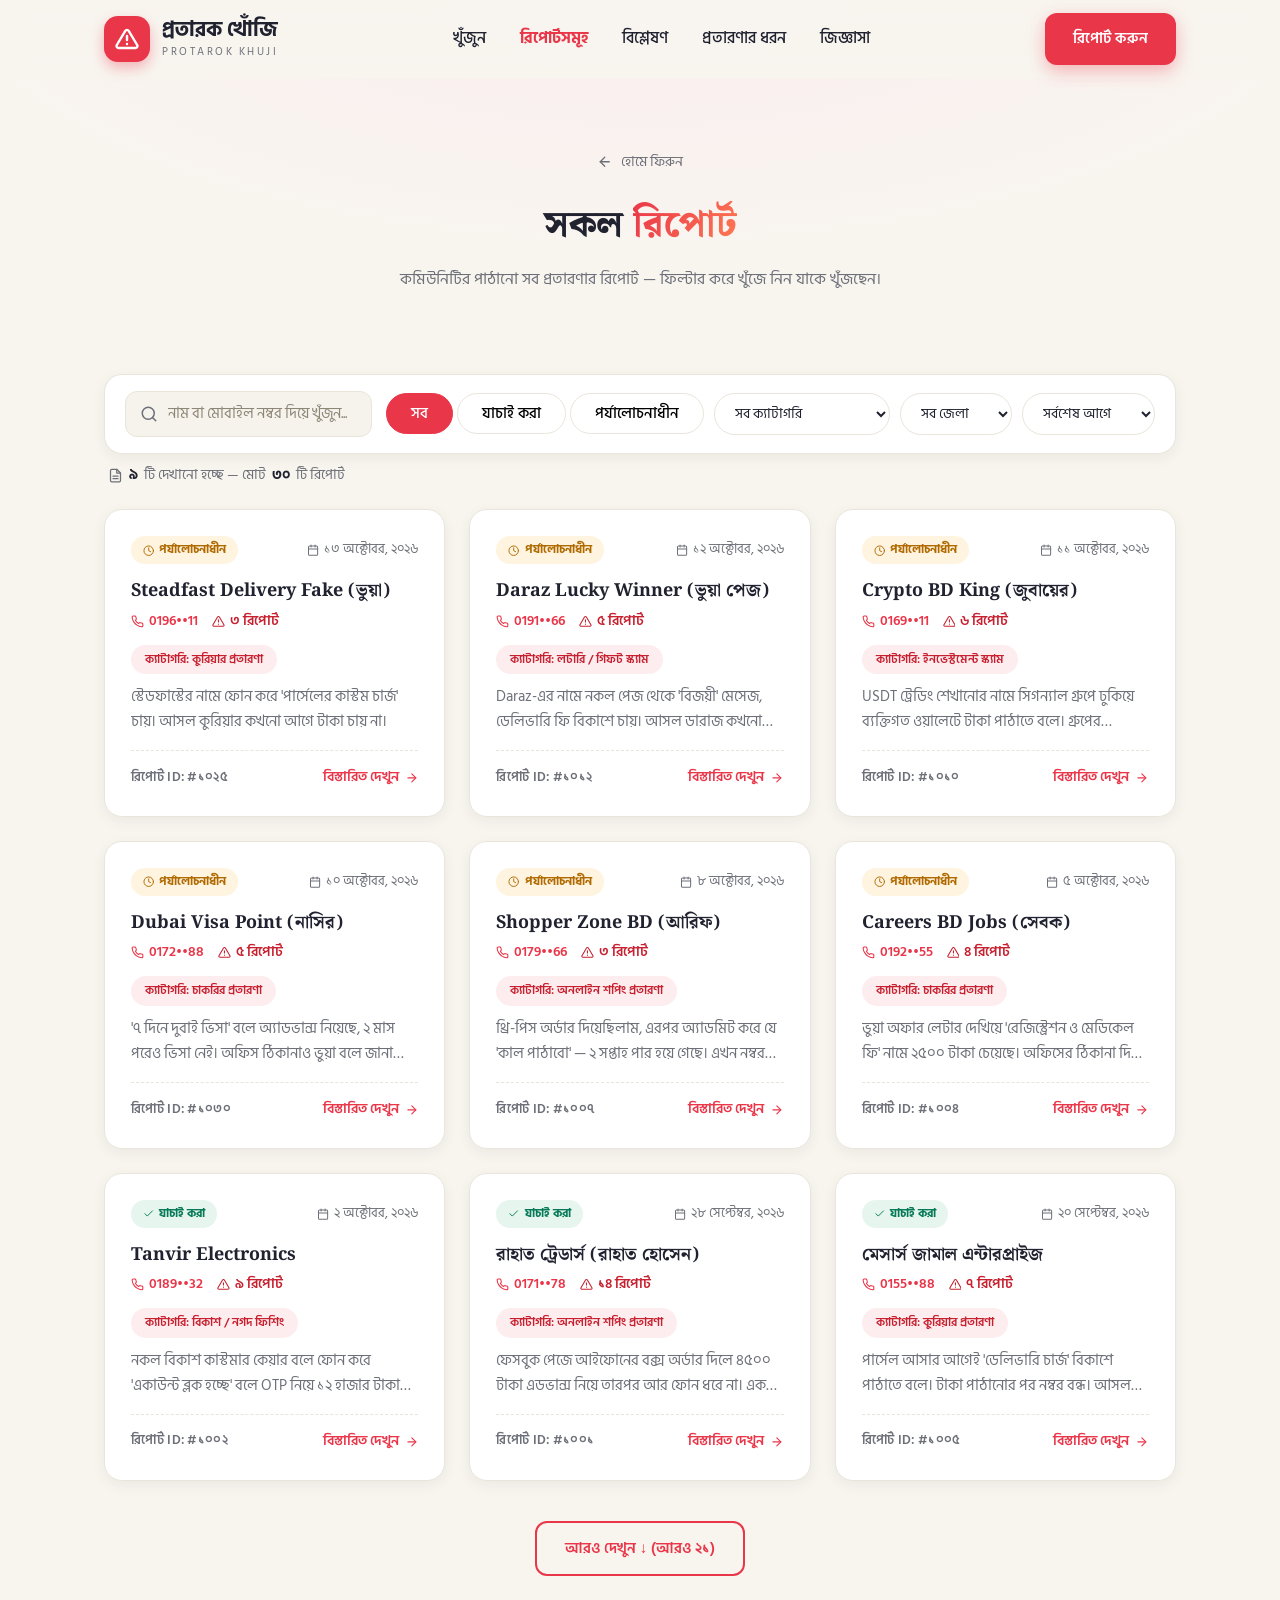
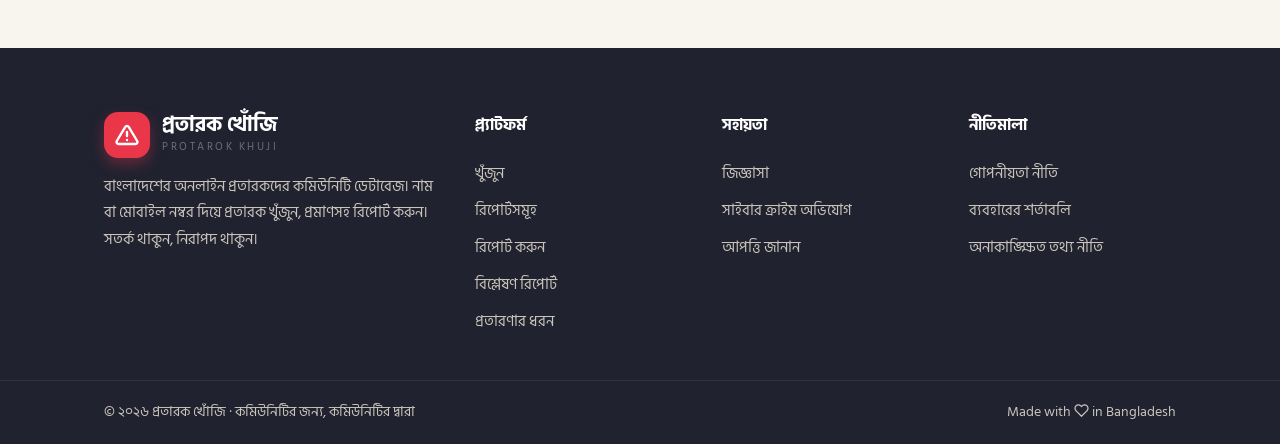
<file: reports.html>
<!DOCTYPE html>
<html lang="bn">
<head>
  <meta charset="UTF-8" />
  <meta name="viewport" content="width=device-width, initial-scale=1.0" />
  <title>সব রিপোর্ট — প্রতারক খোঁজি</title>
  <meta name="description" content="প্রতারক খোঁজির সব রিপোর্ট এক জায়গায় — ক্যাটাগরি, অবস্থা ও নাম অনুযায়ী ফিল্টার করে দেখুন কে কাকে ঠকিয়েছে।" />
  <link rel="icon" href="data:image/svg+xml,%3Csvg xmlns='http://www.w3.org/2000/svg' viewBox='0 0 100 100'%3E%3Crect width='100' height='100' rx='22' fill='%23E93649'/%3E%3Cpath d='M50 24 16 82h68z' fill='none' stroke='white' stroke-width='7' stroke-linejoin='round'/%3E%3Cline x1='50' y1='52' x2='50' y2='64' stroke='white' stroke-width='7' stroke-linecap='round'/%3E%3Ccircle cx='50' cy='73' r='4' fill='white'/%3E%3C/svg%3E" />
  <link rel="preconnect" href="https://fonts.googleapis.com" />
  <link rel="preconnect" href="https://fonts.gstatic.com" crossorigin />
  <link href="https://fonts.googleapis.com/css2?family=Hind+Siliguri:wght@300;400;500;600;700&family=Noto+Serif+Bengali:wght@600;700;800&display=swap" rel="stylesheet" />
  <link rel="stylesheet" href="css/style.css?v=2.9" />
</head>
<body>
  <!-- ================= ICON SPRITE ================= -->
  <svg xmlns="http://www.w3.org/2000/svg" class="sprite" aria-hidden="true">
    <symbol id="i-alert" viewBox="0 0 24 24"><path d="M10.29 3.86L1.82 18a2 2 0 0 0 1.71 3h16.94a2 2 0 0 0 1.71-3L13.71 3.86a2 2 0 0 0-3.42 0z"/><line x1="12" y1="9" x2="12" y2="13"/><line x1="12" y1="17" x2="12.01" y2="17"/></symbol>
    <symbol id="i-search" viewBox="0 0 24 24"><circle cx="11" cy="11" r="8"/><line x1="21" y1="21" x2="16.65" y2="16.65"/></symbol>
    <symbol id="i-check" viewBox="0 0 24 24"><polyline points="20 6 9 17 4 12"/></symbol>
    <symbol id="i-check-circle" viewBox="0 0 24 24"><path d="M22 11.08V12a10 10 0 1 1-5.93-9.14"/><polyline points="22 4 12 14.01 9 11.01"/></symbol>
    <symbol id="i-clock" viewBox="0 0 24 24"><circle cx="12" cy="12" r="10"/><polyline points="12 6 12 12 16 14"/></symbol>
    <symbol id="i-shield" viewBox="0 0 24 24"><path d="M12 22s8-4 8-10V5l-8-3-8 3v7c0 6 8 10 8 10z"/></symbol>
    <symbol id="i-shield-check" viewBox="0 0 24 24"><path d="M12 22s8-4 8-10V5l-8-3-8 3v7c0 6 8 10 8 10z"/><polyline points="9 12 11.5 14.5 15.5 10"/></symbol>
    <symbol id="i-eye" viewBox="0 0 24 24"><path d="M1 12s4-8 11-8 11 8 11 8-4 8-11 8-11-8-11-8z"/><circle cx="12" cy="12" r="3"/></symbol>
    <symbol id="i-phone" viewBox="0 0 24 24"><path d="M22 16.92v3a2 2 0 0 1-2.18 2 19.79 19.79 0 0 1-8.63-3.07 19.5 19.5 0 0 1-6-6 19.79 19.79 0 0 1-3.07-8.67A2 2 0 0 1 4.11 2h3a2 2 0 0 1 2 1.72 12.84 12.84 0 0 0 .7 2.81 2 2 0 0 1-.45 2.11L8.09 9.91a16 16 0 0 0 6 6l1.27-1.27a2 2 0 0 1 2.11-.45 12.84 12.84 0 0 0 2.81.7A2 2 0 0 1 22 16.92z"/></symbol>
    <symbol id="i-pin" viewBox="0 0 24 24"><path d="M21 10c0 7-9 13-9 13s-9-6-9-13a9 9 0 0 1 18 0z"/><circle cx="12" cy="10" r="3"/></symbol>
    <symbol id="i-calendar" viewBox="0 0 24 24"><rect x="3" y="4" width="18" height="18" rx="2" ry="2"/><line x1="16" y1="2" x2="16" y2="6"/><line x1="8" y1="2" x2="8" y2="6"/><line x1="3" y1="10" x2="21" y2="10"/></symbol>
    <symbol id="i-card" viewBox="0 0 24 24"><rect x="1" y="4" width="22" height="16" rx="2" ry="2"/><line x1="1" y1="10" x2="23" y2="10"/></symbol>
    <symbol id="i-lock" viewBox="0 0 24 24"><rect x="3" y="11" width="18" height="11" rx="2" ry="2"/><path d="M7 11V7a5 5 0 0 1 10 0v4"/></symbol>
    <symbol id="i-camera" viewBox="0 0 24 24"><path d="M23 19a2 2 0 0 1-2 2H3a2 2 0 0 1-2-2V8a2 2 0 0 1 2-2h4l2-3h6l2 3h4a2 2 0 0 1 2 2z"/><circle cx="12" cy="13" r="4"/></symbol>
    <symbol id="i-zap" viewBox="0 0 24 24"><polygon points="13 2 3 14 12 14 11 22 21 10 12 10 13 2"/></symbol>
    <symbol id="i-cart" viewBox="0 0 24 24"><circle cx="9" cy="21" r="1"/><circle cx="20" cy="21" r="1"/><path d="M1 1h4l2.68 13.39a2 2 0 0 0 2 1.61h9.72a2 2 0 0 0 2-1.61L23 6H6"/></symbol>
    <symbol id="i-mobile" viewBox="0 0 24 24"><rect x="5" y="2" width="14" height="20" rx="2" ry="2"/><line x1="12" y1="18" x2="12.01" y2="18"/></symbol>
    <symbol id="i-briefcase" viewBox="0 0 24 24"><rect x="2" y="7" width="20" height="14" rx="2" ry="2"/><path d="M16 21V5a2 2 0 0 0-2-2h-4a2 2 0 0 0-2 2v16"/></symbol>
    <symbol id="i-trend" viewBox="0 0 24 24"><polyline points="23 6 13.5 15.5 8.5 10.5 1 18"/><polyline points="17 6 23 6 23 12"/></symbol>
    <symbol id="i-truck" viewBox="0 0 24 24"><rect x="1" y="3" width="15" height="13"/><polygon points="16 8 20 8 23 11 23 16 16 16 16 8"/><circle cx="5.5" cy="18.5" r="2.5"/><circle cx="18.5" cy="18.5" r="2.5"/></symbol>
    <symbol id="i-gift" viewBox="0 0 24 24"><polyline points="20 12 20 22 4 22 4 12"/><rect x="2" y="7" width="20" height="5"/><line x1="12" y1="22" x2="12" y2="7"/><path d="M12 7H7.5a2.5 2.5 0 0 1 0-5C11 2 12 7 12 7z"/><path d="M12 7h4.5a2.5 2.5 0 0 0 0-5C13 2 12 7 12 7z"/></symbol>
    <symbol id="i-heart" viewBox="0 0 24 24"><path d="M20.84 4.61a5.5 5.5 0 0 0-7.78 0L12 5.67l-1.06-1.06a5.5 5.5 0 0 0-7.78 7.78l1.06 1.06L12 21.23l7.78-7.78 1.06-1.06a5.5 5.5 0 0 0 0-7.78z"/></symbol>
    <symbol id="i-image" viewBox="0 0 24 24"><rect x="3" y="3" width="18" height="18" rx="2" ry="2"/><circle cx="8.5" cy="8.5" r="1.5"/><polyline points="21 15 16 10 5 21"/></symbol>
    <symbol id="i-file" viewBox="0 0 24 24"><path d="M14 2H6a2 2 0 0 0-2 2v16a2 2 0 0 0 2 2h12a2 2 0 0 0 2-2V8z"/><polyline points="14 2 14 8 20 8"/><line x1="16" y1="13" x2="8" y2="13"/><line x1="16" y1="17" x2="8" y2="17"/></symbol>
    <symbol id="i-x" viewBox="0 0 24 24"><line x1="18" y1="6" x2="6" y2="18"/><line x1="6" y1="6" x2="18" y2="18"/></symbol>
    <symbol id="i-arrow" viewBox="0 0 24 24"><line x1="5" y1="12" x2="19" y2="12"/><polyline points="12 5 19 12 12 19"/></symbol>
    <symbol id="i-info" viewBox="0 0 24 24"><circle cx="12" cy="12" r="10"/><line x1="12" y1="16" x2="12" y2="12"/><line x1="12" y1="8" x2="12.01" y2="8"/></symbol>
  </svg>


  <!-- ================= NAVBAR ================= -->
  <header class="navbar" id="navbar">
    <div class="container nav-inner">
      <a href="index.html" class="logo">
        <span class="logo-badge"><svg class="ic"><use href="#i-alert"/></svg></span>
        <div class="logo-text">
          <span class="logo-bn">প্রতারক খোঁজি</span>
          <span class="logo-en">Protarok Khuji</span>
        </div>
      </a>
      <nav class="nav-links" id="navLinks">
        <a href="index.html#search">খুঁজুন</a>
        <a class="active-page" href="reports.html">রিপোর্টসমূহ</a>
        <a href="analysis.html">বিশ্লেষণ</a>
        <a href="index.html#categories">প্রতারণার ধরন</a>
        <a href="index.html#faq">জিজ্ঞাসা</a>
      </nav>
      <a href="report.html" class="btn btn-primary nav-cta">রিপোর্ট করুন</a>
      <button class="hamburger" id="hamburger" aria-label="মেনু">
        <span></span><span></span><span></span>
      </button>
    </div>
  </header>


  <!-- ================= PAGE HEADER ================= -->
  <section class="page-hero">
    <div class="container">
      <a href="index.html" class="crumb"><svg class="ic"><use href="#i-arrow"/></svg> হোমে ফিরুন</a>
      <h1>সকল <span class="grad-text">রিপোর্ট</span></h1>
      <p>কমিউনিটির পাঠানো সব প্রতারণার রিপোর্ট — ফিল্টার করে খুঁজে নিন যাকে খুঁজছেন।</p>
    </div>
  </section>

  <!-- ================= REPORTS ================= -->
  <section class="section" id="all-reports" style="padding-top:24px">
    <div class="container">
      <div class="rp-toolbar reveal">
        <div class="rp-search">
          <svg class="ic"><use href="#i-search"/></svg>
          <input type="text" id="rpSearch" placeholder="নাম বা মোবাইল নম্বর দিয়ে খুঁজুন..." />
        </div>
        <div class="rp-filters">
          <div class="chip-row" id="rpStatus">
            <button class="filter-btn active" data-filter="all">সব</button>
            <button class="filter-btn" data-filter="verified">যাচাই করা</button>
            <button class="filter-btn" data-filter="pending">পর্যালোচনাধীন</button>
          </div>
          <select class="rp-select" id="rpCategory" aria-label="ক্যাটাগরি"></select>
          <select class="rp-select" id="rpDistrict" aria-label="জেলা"></select>
          <select class="rp-select" id="rpSort" aria-label="সাজানো">
            <option value="recent">সর্বশেষ আগে</option>
            <option value="reports">সর্বাধিক রিপোর্ট</option>
            <option value="loss">সর্বোচ্চ ক্ষতি</option>
          </select>
        </div>
      </div>
      <div class="rp-count" id="rpCount"></div>
      <div class="reports-grid" id="reportsGrid"></div>
      <div class="center-btn reveal">
        <button class="btn btn-outline" id="loadMoreBtn">আরও দেখুন ↓</button>
      </div>
    </div>
  </section>

  <!-- ================= FOOTER ================= -->
  <footer class="footer">
    <div class="container footer-inner">
      <div class="footer-brand">
        <div class="logo">
          <span class="logo-badge"><svg class="ic"><use href="#i-alert"/></svg></span>
          <div class="logo-text">
            <span class="logo-bn">প্রতারক খোঁজি</span>
            <span class="logo-en">Protarok Khuji</span>
          </div>
        </div>
        <p>বাংলাদেশের অনলাইন প্রতারকদের কমিউনিটি ডেটাবেজ। নাম বা মোবাইল নম্বর দিয়ে প্রতারক খুঁজুন, প্রমাণসহ রিপোর্ট করুন। সতর্ক থাকুন, নিরাপদ থাকুন।</p>
      </div>
      <div class="footer-col">
        <h4>প্ল্যাটফর্ম</h4>
        <a href="index.html#search">খুঁজুন</a>
        <a href="reports.html">রিপোর্টসমূহ</a>
        <a href="report.html">রিপোর্ট করুন</a>
        <a href="analysis.html">বিশ্লেষণ রিপোর্ট</a>
        <a href="index.html#categories">প্রতারণার ধরন</a>
      </div>
      <div class="footer-col">
        <h4>সহায়তা</h4>
        <a href="index.html#faq">জিজ্ঞাসা</a>
        <a href="https://cybercrime.gov.bd" target="_blank" rel="noopener">সাইবার ক্রাইম অভিযোগ</a>
        <a href="index.html#faq">আপত্তি জানান</a>
      </div>
      <div class="footer-col">
        <h4>নীতিমালা</h4>
        <a href="#">গোপনীয়তা নীতি</a>
        <a href="#">ব্যবহারের শর্তাবলি</a>
        <a href="#">অনাকাঙ্ক্ষিত তথ্য নীতি</a>
      </div>
    </div>
    <div class="footer-bottom">
      <div class="container">
        <span>© ২০২৬ প্রতারক খোঁজি · কমিউনিটির জন্য, কমিউনিটির দ্বারা</span>
        <span class="made-with">Made with <svg class="ic"><use href="#i-heart"/></svg> in Bangladesh</span>
      </div>
    </div>
  </footer>


  <!-- MODAL -->
  <div class="modal-overlay" id="modalOverlay">
    <div class="modal" id="modalContent"></div>
  </div>


  <script src="js/data.js?v=2.9"></script>
  <script src="js/app.js?v=2.9"></script>
</body>
</html>
</file>
<file: css/style.css>
/* ============================================================
   প্রতারক খোঁজি — style.css
   Design system: cream #F8F5EF · red #E93649 · navy #202230
   Spacing scale: 8 / 16 / 24 / 64 / 88
   ============================================================ */
:root {
  --red: #E93649;
  --red-dark: #C7202F;
  --red-soft: #FDEDEF;
  --green: #0E9F6E;
  --green-dark: #067A57;
  --green-soft: #E7F5EF;
  --amber: #B06A00;
  --amber-soft: #FFF4E0;
  --cream: #F8F5EF;
  --card: #FFFFFF;
  --navy: #202230;
  --ink: #202230;
  --muted: #6E7079;
  --line: #E9E5DB;
  --shadow-sm: 0 4px 14px rgba(32, 34, 48, 0.06);
  --shadow: 0 10px 30px rgba(32, 34, 48, 0.08);
  --radius: 18px;
}

* { margin: 0; padding: 0; box-sizing: border-box; }

html { scroll-behavior: smooth; }

body {
  font-family: "Hind Siliguri", "Noto Serif Bengali", sans-serif;
  font-size: 16px;
  background: var(--cream);
  color: var(--ink);
  line-height: 1.7;
  overflow-x: hidden;
}

.container { max-width: 1120px; margin: 0 auto; padding: 0 24px; }

h1, h2, h3 { font-family: "Noto Serif Bengali", "Hind Siliguri", serif; }

/* ---------- buttons ---------- */
.btn {
  display: inline-flex; align-items: center; justify-content: center; gap: 8px;
  border: none; cursor: pointer; font-family: inherit;
  font-size: 0.95rem; font-weight: 600; padding: 13px 28px;
  border-radius: 12px; transition: all 0.25s ease; text-decoration: none;
}
.btn-primary { background: var(--red); color: #fff; box-shadow: 0 6px 18px rgba(233, 54, 73, 0.35); }
.btn-primary:hover { background: var(--red-dark); transform: translateY(-2px); }
.btn-outline { background: transparent; color: var(--red); border: 2px solid var(--red); }
.btn-outline:hover { background: var(--red); color: #fff; }
.btn-block { width: 100%; margin-top: 20px; }

/* ---------- icon system ---------- */
.sprite { display: none; }
.ic {
  width: 1.1em; height: 1.1em; flex-shrink: 0;
  stroke: currentColor; fill: none; stroke-width: 2;
  stroke-linecap: round; stroke-linejoin: round;
  vertical-align: -0.18em;
}
.result-chip .ic, .badge .ic, .rc-foot .ic, .rc-meta .ic, .rc-date .ic { width: 0.95em; height: 0.95em; }

/* ---------- navbar ---------- */
.navbar {
  position: fixed; top: 0; left: 0; right: 0; z-index: 100;
  background: rgba(248, 245, 239, 0.88); backdrop-filter: blur(12px);
  border-bottom: 1px solid transparent; transition: all 0.3s ease;
}
.navbar.scrolled { border-bottom-color: var(--line); box-shadow: var(--shadow-sm); }
.nav-inner { display: flex; align-items: center; justify-content: space-between; height: 78px; gap: 16px; }
.logo { display: flex; align-items: center; gap: 12px; text-decoration: none; color: var(--ink); }
.logo-badge {
  width: 46px; height: 46px; border-radius: 14px; flex-shrink: 0;
  background: var(--red); color: #fff;
  display: flex; align-items: center; justify-content: center;
  box-shadow: 0 6px 14px rgba(233, 54, 73, 0.35);
}
.logo-badge .ic { width: 24px; height: 24px; stroke-width: 2.4; }
.logo-bn { display: block; font-weight: 700; font-size: 1.3rem; line-height: 1.25; }
.logo-en { display: block; font-size: 0.68rem; letter-spacing: 2.5px; text-transform: uppercase; color: var(--muted); }
.nav-links { display: flex; gap: 34px; }
.nav-links a { text-decoration: none; color: var(--ink); font-weight: 500; font-size: 0.98rem; position: relative; }
.nav-links a::after {
  content: ""; position: absolute; left: 0; bottom: -4px; width: 0; height: 2px;
  background: var(--red); transition: width 0.25s ease;
}
.nav-links a:hover::after { width: 100%; }
.hamburger { display: none; flex-direction: column; gap: 5px; background: none; border: none; cursor: pointer; padding: 6px; }
.hamburger span { width: 24px; height: 2.5px; background: var(--ink); border-radius: 2px; transition: 0.3s; }

@media (max-width: 900px) {
  .nav-links, .nav-cta { display: none; }
  .hamburger { display: flex; }
  .navbar.open .nav-links {
    display: flex; flex-direction: column; position: absolute; top: 78px; left: 0; right: 0;
    background: var(--cream); padding: 20px 24px; border-bottom: 1px solid var(--line); gap: 18px;
  }
}

/* ---------- hero ---------- */
.hero {
  position: relative; padding: 150px 0 100px; text-align: center;
  background: radial-gradient(1200px 480px at 50% -10%, #FBEDEF 0%, transparent 62%);
  overflow: hidden;
}
.hero-blob { position: absolute; border-radius: 50%; filter: blur(70px); opacity: 0.32; animation: float 12s ease-in-out infinite; }
.hero-blob-1 { width: 300px; height: 300px; background: #F5D4D8; top: -50px; left: -70px; }
.hero-blob-2 { width: 260px; height: 260px; background: #D5E7DE; bottom: 30px; right: -50px; animation-delay: -6s; }
@keyframes float { 0%,100% { transform: translateY(0); } 50% { transform: translateY(-22px); } }

.hero-badge {
  display: inline-flex; align-items: center; gap: 8px;
  background: #fff; border: 1px solid var(--line); border-radius: 999px;
  padding: 8px 20px; font-size: 0.9rem; font-weight: 500; color: var(--green-dark);
  box-shadow: var(--shadow-sm); margin-bottom: 24px;
}
.pulse-dot { width: 8px; height: 8px; background: var(--green); border-radius: 50%; animation: pulse 1.6s infinite; }
@keyframes pulse { 0% { box-shadow: 0 0 0 0 rgba(14,159,110,0.4); } 70% { box-shadow: 0 0 0 9px rgba(14,159,110,0); } 100% { box-shadow: 0 0 0 0 rgba(14,159,110,0); } }

.hero-title {
  font-size: clamp(2.2rem, 4.8vw, 2.75rem); font-weight: 800; line-height: 1.28;
  max-width: 780px; margin: 0 auto 20px;
}
.grad-text {
  background: linear-gradient(120deg, var(--red), #FF7B54);
  -webkit-background-clip: text; background-clip: text; color: transparent;
}
.hero-sub { max-width: 620px; margin: 0 auto 40px; color: var(--muted); font-size: 1.05rem; }

/* search */
.search-wrap { max-width: 720px; margin: 0 auto; }
.search-box {
  display: flex; align-items: center; gap: 12px; background: #fff;
  border: 2px solid var(--line); border-radius: 18px; padding: 10px;
  box-shadow: var(--shadow); transition: border-color 0.25s, box-shadow 0.25s;
}
.search-box:focus-within { border-color: var(--red); box-shadow: 0 10px 30px rgba(233, 54, 73, 0.12); }
.search-icon { display: flex; align-items: center; padding-left: 10px; color: var(--muted); }
.search-icon .ic { width: 22px; height: 22px; }
#searchInput {
  flex: 1; border: none; outline: none; font-family: inherit;
  font-size: 1.1rem; padding: 10px 0; background: transparent; color: var(--ink);
}
.search-box .btn { padding: 14px 30px; font-size: 1rem; }
.search-help {
  display: flex; align-items: center; justify-content: center; gap: 6px;
  margin-top: 12px; font-size: 0.87rem; color: var(--muted);
}
.search-tags { display: flex; align-items: center; gap: 10px; flex-wrap: wrap; justify-content: center; margin-top: 18px; font-size: 0.85rem; color: var(--muted); }
.tag {
  border: 1px solid var(--line); background: #fff; border-radius: 999px;
  padding: 5px 16px; font-family: inherit; font-size: 0.84rem; cursor: pointer; transition: 0.2s; color: var(--ink);
}
.tag:hover { background: var(--red); color: #fff; border-color: var(--red); }

/* search result */
.search-result { max-width: 720px; margin: 26px auto 0; }
.result-card {
  display: flex; align-items: flex-start; gap: 16px; text-align: left;
  border-radius: var(--radius); padding: 24px 26px; animation: slideUp 0.45s ease both;
}
.result-found { background: #FDEDEF; border: 1px solid #F5C6CD; }
.result-safe { background: var(--green-soft); border: 1px solid #C9E6D8; }
.result-icon { display: flex; align-items: flex-start; }
.result-found .result-icon { color: var(--red-dark); }
.result-safe .result-icon { color: var(--green-dark); }
.result-icon .ic-big { width: 2rem; height: 2rem; }
.result-card h3 { font-size: 1.2rem; margin-bottom: 4px; }
.result-found h3 { color: var(--red-dark); }
.result-safe h3 { color: var(--green-dark); }
.result-card p { font-size: 0.95rem; color: #444; }
.result-meta { display: flex; gap: 10px; flex-wrap: wrap; margin-top: 10px; }
.result-chip {
  background: rgba(255,255,255,0.75); border-radius: 999px; padding: 4px 14px;
  font-size: 0.8rem; font-weight: 500; display: inline-flex; align-items: center; gap: 6px;
}

@keyframes slideUp { from { opacity: 0; transform: translateY(18px); } to { opacity: 1; transform: translateY(0); } }

/* stats */
.stats-row { display: grid; grid-template-columns: repeat(4, 1fr); gap: 16px; margin-top: 56px; }
.stat {
  background: rgba(255,255,255,0.8); border: 1px solid var(--line);
  border-radius: var(--radius); padding: 20px 12px; backdrop-filter: blur(6px);
}
.stat-num { display: block; font-size: 2rem; font-weight: 800; font-family: "Noto Serif Bengali", serif; color: var(--red-dark); }
.stat-label { font-size: 0.86rem; color: var(--muted); }
@media (max-width: 640px) { .stats-row { grid-template-columns: repeat(2, 1fr); } }

.hero-wave { color: var(--cream); display: block; margin-top: 56px; }
.hero-wave svg { display: block; width: 100%; height: 70px; transform: translateY(1px); }

/* ---------- sections & typography ---------- */
.section { padding: 72px 0; }
.section-alt { background: #F2EFE7; }
.section-head { text-align: center; max-width: 640px; margin: 0 auto 48px; }
.section-tag {
  display: inline-block; background: var(--red-soft); color: var(--red-dark);
  font-size: 0.82rem; font-weight: 600; border-radius: 999px; padding: 5px 18px; margin-bottom: 14px;
}
.section-head h2 { font-size: clamp(1.55rem, 3vw, 1.9rem); font-weight: 800; margin-bottom: 8px; }
.section-head p { color: var(--muted); font-size: 1rem; }

/* steps */
.steps-grid { display: grid; grid-template-columns: repeat(3, 1fr); gap: 24px; }
.step-card {
  position: relative; background: var(--card); border: 1px solid var(--line);
  border-radius: var(--radius); padding: 32px 26px 28px; box-shadow: var(--shadow-sm);
  text-align: center; display: flex; flex-direction: column;
  transition: transform 0.3s ease, box-shadow 0.3s ease, border-color 0.3s ease;
}
.step-card:hover { transform: translateY(-4px); border-color: #F0C9CE; box-shadow: var(--shadow); }
.step-icon { position: relative; width: 64px; height: 64px; margin: 0 auto 20px; }
.step-icon-box {
  width: 64px; height: 64px; border-radius: 18px; background: var(--red-soft);
  display: flex; align-items: center; justify-content: center; color: var(--red);
}
.step-icon-box .ic { width: 30px; height: 30px; }
.step-num {
  position: absolute; top: -8px; right: -12px; width: 28px; height: 28px;
  border-radius: 50%; background: var(--red); color: #fff;
  display: flex; align-items: center; justify-content: center;
  font-weight: 700; font-size: 0.85rem; box-shadow: 0 4px 10px rgba(233, 54, 73, 0.4);
}
.step-card h3 { font-size: 1.15rem; font-weight: 700; margin-bottom: 10px; }
.step-card p { font-size: 0.95rem; color: var(--muted); flex: 1; }
@media (max-width: 860px) { .steps-grid { grid-template-columns: 1fr; max-width: 460px; margin: 0 auto; } }

/* filter + reports */
.filter-row { display: flex; gap: 12px; justify-content: center; margin-bottom: 40px; }
.filter-btn {
  border: 1px solid var(--line); background: #fff; font-family: inherit;
  padding: 8px 24px; border-radius: 999px; font-size: 0.92rem; font-weight: 500;
  cursor: pointer; transition: 0.2s;
}
.filter-btn.active, .filter-btn:hover { background: var(--red); color: #fff; border-color: var(--red); }

.reports-grid { display: grid; grid-template-columns: repeat(3, 1fr); gap: 24px; }
@media (max-width: 960px) { .reports-grid { grid-template-columns: repeat(2, 1fr); } }
@media (max-width: 640px) { .reports-grid { grid-template-columns: 1fr; } }

.report-card {
  background: var(--card); border: 1px solid var(--line); border-radius: var(--radius);
  padding: 26px; box-shadow: var(--shadow-sm); cursor: pointer; position: relative;
  display: flex; flex-direction: column;
  transition: transform 0.3s ease, box-shadow 0.3s ease, border-color 0.3s ease;
  animation: slideUp 0.5s ease both;
}
.report-card:hover { transform: translateY(-5px); border-color: #F0C9CE; box-shadow: var(--shadow); }
.rc-top { display: flex; justify-content: space-between; align-items: center; margin-bottom: 14px; }
.badge {
  font-size: 0.75rem; font-weight: 700; padding: 4px 12px; border-radius: 999px;
  display: inline-flex; align-items: center; gap: 5px;
}
.badge-verified { background: var(--green-soft); color: var(--green-dark); }
.badge-pending { background: var(--amber-soft); color: var(--amber); }
.rc-date { font-size: 0.8rem; color: var(--muted); display: inline-flex; align-items: center; gap: 5px; }
.rc-name { font-size: 1.12rem; font-weight: 700; margin-bottom: 6px; line-height: 1.4; }
.rc-meta { font-size: 0.85rem; color: var(--muted); display: flex; gap: 14px; flex-wrap: wrap; margin-bottom: 12px; }
.rc-meta span { display: inline-flex; align-items: center; gap: 5px; }
.rc-meta .phone { color: var(--red); font-weight: 600; }
.rc-meta .reports { color: var(--red-dark); font-weight: 600; }
.rc-cat {
  font-size: 0.78rem; font-weight: 600; color: var(--red-dark); background: var(--red-soft);
  border-radius: 999px; padding: 4px 14px; display: inline-flex; width: fit-content; margin-bottom: 10px;
}
.rc-desc {
  font-size: 0.93rem; color: var(--muted); margin-bottom: 16px; flex: 1;
  display: -webkit-box; -webkit-line-clamp: 2; -webkit-box-orient: vertical; overflow: hidden;
}
.rc-foot {
  display: flex; justify-content: space-between; align-items: center;
  border-top: 1px dashed var(--line); padding-top: 14px;
}
.rc-id { font-size: 0.8rem; color: var(--muted); font-weight: 600; letter-spacing: 0.3px; }
.rc-more {
  display: inline-flex; align-items: center; gap: 6px;
  color: var(--red); font-weight: 600; font-size: 0.9rem;
}
.rc-more .ic { transition: transform 0.25s; }
.report-card:hover .rc-more .ic { transform: translateX(4px); }
.center-btn { text-align: center; margin-top: 40px; }

/* categories */
.cat-grid { display: grid; grid-template-columns: repeat(3, 1fr); gap: 24px; }
@media (max-width: 960px) { .cat-grid { grid-template-columns: repeat(2, 1fr); } }
@media (max-width: 620px) { .cat-grid { grid-template-columns: 1fr; } }
.cat-card {
  background: var(--card); border: 1px solid var(--line); border-radius: var(--radius);
  padding: 26px; transition: 0.3s; position: relative; overflow: hidden;
}
.cat-card::before {
  content: ""; position: absolute; top: 0; left: 0; width: 4px; height: 0;
  background: var(--red); transition: height 0.3s ease;
}
.cat-card:hover { transform: translateY(-4px); box-shadow: var(--shadow); border-color: transparent; }
.cat-card:hover::before { height: 100%; }
.cat-icon { margin-bottom: 14px; color: var(--red); }
.cat-icon .ic { width: 2rem; height: 2rem; }
.cat-card h3 { font-size: 1.08rem; font-weight: 700; margin-bottom: 6px; }
.cat-card p { font-size: 0.9rem; color: var(--muted); margin-bottom: 14px; }
.cat-count { font-size: 0.8rem; font-weight: 600; color: var(--red-dark); }

/* report section */
.section-report { background: linear-gradient(140deg, var(--navy) 0%, #2B2740 100%); color: #F5F2EA; }
.section-report .section-tag { background: rgba(233, 54, 73, 0.18); color: #FF9AA3; }
.section-report h2 { color: #fff; }
.report-layout { display: grid; grid-template-columns: 0.9fr 1.1fr; gap: 48px; align-items: start; }
@media (max-width: 960px) { .report-layout { grid-template-columns: 1fr; } }
.report-info p { color: #C9C4B8; margin-top: 14px; font-size: 1rem; }
.report-points { list-style: none; margin-top: 28px; display: grid; gap: 18px; }
.report-points li { display: flex; gap: 16px; align-items: flex-start; }
.rp-box {
  width: 44px; height: 44px; border-radius: 14px; flex-shrink: 0;
  background: rgba(255,255,255,0.08); color: #FF9AA3;
  display: flex; align-items: center; justify-content: center;
}
.rp-box .ic { width: 20px; height: 20px; }
.rp-title { display: block; font-weight: 600; font-size: 1rem; color: #fff; line-height: 1.4; }
.rp-desc { display: block; font-size: 0.85rem; color: #C9C4B8; line-height: 1.5; }
.report-note {
  margin-top: 28px; background: rgba(233, 54, 73, 0.12); border: 1px solid rgba(233, 54, 73, 0.3);
  border-radius: 12px; padding: 14px 16px; font-size: 0.85rem; color: #FFB4BB;
  display: flex; gap: 10px; align-items: flex-start;
}
.report-note .ic { width: 18px; height: 18px; margin-top: 3px; flex-shrink: 0; }

.report-form-card {
  background: #fff; color: var(--ink); border-radius: 22px; padding: 36px;
  box-shadow: 0 24px 60px rgba(0,0,0,0.35);
}
.report-form-card h3 { font-size: 1.15rem; margin-bottom: 18px; }
.report-form-card h3 small { font-weight: 400; color: var(--muted); font-size: 0.8rem; }
.report-form-card h3:not(:first-child) { margin-top: 24px; }
.form-grid { display: grid; grid-template-columns: 1fr 1fr; gap: 16px; }
@media (max-width: 560px) { .form-grid { grid-template-columns: 1fr; } }
.form-group { display: flex; flex-direction: column; gap: 8px; margin-bottom: 16px; }
.form-group label { font-size: 0.88rem; font-weight: 600; }
.form-group input, .form-group select, .form-group textarea {
  border: 1.5px solid var(--line); border-radius: 12px; padding: 12px 14px;
  font-family: inherit; font-size: 0.95rem; outline: none; background: #FCFBF8;
  transition: border-color 0.2s, box-shadow 0.2s; color: var(--ink);
  min-height: 48px; width: 100%;
}
.form-group textarea { min-height: auto; }
.form-group input:focus, .form-group select:focus, .form-group textarea:focus {
  border-color: var(--red); box-shadow: 0 0 0 3px rgba(233, 54, 73, 0.1);
}
.upload-box {
  border: 2px dashed #D8D2C4; border-radius: 12px; padding: 22px; text-align: center;
  cursor: pointer; transition: 0.2s; display: flex; flex-direction: column; gap: 6px; align-items: center;
}
.upload-box:hover { border-color: var(--red); background: #FEF6F6; }
.upload-icon { color: var(--red); display: flex; }
.upload-icon .ic { width: 26px; height: 26px; }
.upload-text { font-size: 0.88rem; color: var(--muted); }
.upload-formats { font-size: 0.75rem; color: #A8A396; }
.upload-preview { display: flex; gap: 8px; flex-wrap: wrap; margin-top: 10px; }
.upload-preview img { width: 64px; height: 64px; object-fit: cover; border-radius: 10px; border: 1px solid var(--line); }
.checkbox-row { display: flex; gap: 10px; align-items: flex-start; font-size: 0.86rem; color: var(--muted); margin-top: 4px; }
.checkbox-row input { margin-top: 4px; accent-color: var(--red); }
.form-success {
  display: none; margin-top: 16px; background: var(--green-soft); color: var(--green-dark);
  border: 1px solid #C9E6D8; border-radius: 12px; padding: 14px 16px; font-size: 0.92rem;
  animation: slideUp 0.4s ease; align-items: center; gap: 8px;
}
.form-success .ic { width: 20px; height: 20px; flex-shrink: 0; }
.form-success.show { display: flex; }

/* FAQ */
.faq-wrap { max-width: 760px; }
.faq-list { display: grid; gap: 14px; }
.faq-item {
  background: #fff; border-radius: 14px; border: 1px solid var(--line);
  overflow: hidden; transition: 0.25s;
}
.faq-item summary {
  cursor: pointer; padding: 20px 26px; font-weight: 600; font-size: 1.02rem;
  list-style: none; display: flex; justify-content: space-between; align-items: center; gap: 16px;
}
.faq-item summary::-webkit-details-marker { display: none; }
.faq-item summary::after {
  content: "+"; font-size: 1.3rem; color: var(--red); transition: transform 0.25s;
  width: 32px; height: 32px; border: 1px solid var(--line); border-radius: 50%;
  display: flex; align-items: center; justify-content: center; flex-shrink: 0;
}
.faq-item[open] summary::after { transform: rotate(45deg); background: var(--red); color: #fff; border-color: var(--red); }
.faq-item p { padding: 0 26px 20px; color: var(--muted); font-size: 0.94rem; }
.faq-item:hover { box-shadow: var(--shadow-sm); }

/* footer */
.footer { background: var(--navy); color: #C9C4BA; }
.footer-inner { display: grid; grid-template-columns: 1.6fr 1fr 1fr 1fr; gap: 40px; padding: 64px 24px 40px; }
@media (max-width: 860px) { .footer-inner { grid-template-columns: 1fr 1fr; } }
@media (max-width: 560px) { .footer-inner { grid-template-columns: 1fr; } }
.footer-brand .logo-bn { color: #fff; }
.footer-brand p { margin-top: 16px; font-size: 0.92rem; max-width: 340px; line-height: 1.8; }
.footer-col h4 { color: #fff; margin-bottom: 16px; font-size: 1rem; }
.footer-col a {
  display: block; color: #C9C4BA; text-decoration: none; font-size: 0.92rem;
  padding: 6px 0; transition: 0.2s;
}
.footer-col a:hover { color: #FF8D97; transform: translateX(4px); }
.footer-bottom { border-top: 1px solid rgba(255,255,255,0.08); padding: 20px 0; font-size: 0.85rem; }
.footer-bottom .container { display: flex; justify-content: space-between; gap: 10px; flex-wrap: wrap; }

/* modal */
.modal-overlay {
  position: fixed; inset: 0; background: rgba(32, 34, 48, 0.6);
  backdrop-filter: blur(4px); display: flex; align-items: center; justify-content: center;
  padding: 20px; z-index: 200; opacity: 0; pointer-events: none; transition: opacity 0.3s;
}
.modal-overlay.show { opacity: 1; pointer-events: auto; }
.modal {
  background: #fff; border-radius: 22px; max-width: 560px; width: 100%;
  max-height: 85vh; overflow-y: auto; padding: 32px; position: relative;
  animation: modalIn 0.35s ease;
}
@keyframes modalIn { from { transform: scale(0.92); opacity: 0; } to { transform: scale(1); opacity: 1; } }
.modal h3 { font-size: 1.3rem; margin-bottom: 2px; }
.m-phone { color: var(--red); font-weight: 700; margin-bottom: 14px; display: flex; align-items: center; gap: 6px; }
.m-phone .ic { color: var(--red); }
.m-chips { display: flex; gap: 8px; flex-wrap: wrap; margin-bottom: 16px; }
.m-chip {
  background: #F4F0E8; border-radius: 999px; padding: 4px 14px; font-size: 0.8rem;
  font-weight: 500; display: inline-flex; align-items: center; gap: 6px;
}
.m-chip .ic { width: 0.95em; height: 0.95em; color: var(--red-dark); }
.m-desc { font-size: 0.95rem; color: #444; margin-bottom: 18px; }
.m-section-title {
  font-size: 0.82rem; font-weight: 700; text-transform: uppercase; letter-spacing: 1px;
  color: var(--muted); margin-bottom: 8px;
}
.m-evidence { display: flex; gap: 8px; flex-wrap: wrap; margin-bottom: 18px; }
.m-evidence img {
  width: 80px; height: 80px; object-fit: cover; border-radius: 10px;
  border: 1px solid var(--line); cursor: pointer; transition: 0.2s;
}
.m-evidence img:hover { transform: scale(1.05); }
.modal-close {
  position: absolute; top: 16px; right: 16px; width: 34px; height: 34px; border-radius: 50%;
  border: none; background: #F4F0E8; cursor: pointer; transition: 0.2s;
  display: flex; align-items: center; justify-content: center;
}
.modal-close .ic { width: 16px; height: 16px; }
.modal-close:hover { background: var(--red); color: #fff; }

/* reveal animation */
.reveal { opacity: 0; transform: translateY(26px); transition: opacity 0.7s ease, transform 0.7s ease; }
.reveal.visible { opacity: 1; transform: translateY(0); }

@media (prefers-reduced-motion: reduce) {
  *, *::before, *::after { animation: none !important; transition: none !important; }
  .reveal { opacity: 1; transform: none; }
}

/* ---------- advanced analysis ---------- */
.an-stats { display: grid; grid-template-columns: repeat(4, 1fr); gap: 16px; margin-bottom: 24px; }
@media (max-width: 860px) { .an-stats { grid-template-columns: repeat(2, 1fr); } }
.an-tile {
  background: var(--card); border: 1px solid var(--line); border-radius: var(--radius);
  padding: 20px 22px; display: flex; align-items: center; gap: 14px; box-shadow: var(--shadow-sm);
}
.an-tile-icon {
  width: 46px; height: 46px; border-radius: 14px; background: var(--red-soft); color: var(--red);
  display: flex; align-items: center; justify-content: center; flex-shrink: 0;
}
.an-tile-icon .ic { width: 22px; height: 22px; }
.an-tile-val { display: block; font-size: 1.35rem; font-weight: 800; line-height: 1.3; font-family: "Noto Serif Bengali", serif; }
.an-tile-label { display: block; font-size: 0.8rem; color: var(--muted); }

.an-grid { display: grid; grid-template-columns: 1fr 1fr; gap: 24px; }
@media (max-width: 900px) { .an-grid { grid-template-columns: 1fr; } }
.an-card {
  background: var(--card); border: 1px solid var(--line); border-radius: var(--radius);
  padding: 26px; box-shadow: var(--shadow-sm);
}
.an-card-wide { grid-column: 1 / -1; }
.an-title { font-size: 1rem; font-weight: 700; margin-bottom: 18px; display: flex; align-items: center; gap: 8px; }
.an-title::before { content: ""; width: 4px; height: 18px; border-radius: 2px; background: var(--red); display: inline-block; }

.an-bars { display: grid; gap: 14px; }
.an-bar-row { display: grid; grid-template-columns: 170px 1fr 44px; align-items: center; gap: 12px; }
@media (max-width: 560px) { .an-bar-row { grid-template-columns: 120px 1fr 36px; } }
.an-bar-label { font-size: 0.85rem; font-weight: 500; }
.an-bar-track { background: #F2EDE2; border-radius: 999px; height: 12px; overflow: hidden; }
.an-bar-fill { height: 100%; border-radius: 999px; background: linear-gradient(90deg, var(--red), #FF7B54); min-width: 8px; }
.an-bar-val { font-size: 0.85rem; font-weight: 700; color: var(--red-dark); text-align: right; }

.an-donut-wrap { display: flex; align-items: center; gap: 28px; flex-wrap: wrap; }
.an-donut-svg { width: 150px; height: 150px; flex-shrink: 0; }
.an-donut-num { font-size: 1.5rem; font-weight: 800; fill: var(--ink); font-family: "Noto Serif Bengali", serif; }
.an-donut-cap { font-size: 0.55rem; fill: var(--muted); }
.an-legend { list-style: none; display: grid; gap: 12px; font-size: 0.92rem; }
.an-legend li { display: flex; align-items: center; gap: 10px; }
.an-dot { width: 12px; height: 12px; border-radius: 4px; flex-shrink: 0; }

.an-trend { width: 100%; }
.an-trend-svg { width: 100%; height: 230px; }
.an-trend-val { font-size: 0.8rem; font-weight: 700; fill: var(--red-dark); }
.an-trend-cap { font-size: 0.68rem; fill: var(--muted); }

.an-top { display: grid; gap: 12px; }
.an-top-row {
  display: flex; align-items: center; gap: 14px; padding: 12px 14px;
  border: 1px solid var(--line); border-radius: 14px;
}
.an-rank {
  width: 30px; height: 30px; border-radius: 10px; background: var(--red); color: #fff;
  display: flex; align-items: center; justify-content: center; font-weight: 700; font-size: 0.9rem; flex-shrink: 0;
}
.an-top-info { flex: 1; min-width: 0; }
.an-top-name { display: block; font-weight: 600; font-size: 0.95rem; white-space: nowrap; overflow: hidden; text-overflow: ellipsis; }
.an-top-sub { display: block; font-size: 0.78rem; color: var(--muted); }
.an-top-count {
  display: inline-flex; align-items: center; gap: 5px; background: var(--red-soft); color: var(--red-dark);
  font-weight: 700; font-size: 0.82rem; padding: 5px 12px; border-radius: 999px; flex-shrink: 0;
}
.an-card-hint { display: flex; gap: 16px; align-items: flex-start; background: #FDF7F0; }
.an-card-hint > .ic { width: 30px; height: 30px; color: var(--red); flex-shrink: 0; margin-top: 2px; }
.an-card-hint .an-title { margin-bottom: 6px; }
.an-hint-text { font-size: 0.9rem; color: var(--muted); }

/* ---------- CTA band ---------- */
.cta-band { background: linear-gradient(120deg, var(--navy) 0%, #34203A 100%); padding: 56px 0; position: relative; overflow: hidden; }
.cta-band::before {
  content: ""; position: absolute; right: -80px; top: -80px; width: 260px; height: 260px;
  border-radius: 50%; background: radial-gradient(circle, rgba(233, 54, 73, 0.4), transparent 70%);
}
.cta-band-inner { display: flex; align-items: center; justify-content: space-between; gap: 24px; flex-wrap: wrap; position: relative; }
.cta-band h2 { color: #fff; font-size: clamp(1.3rem, 2.5vw, 1.7rem); margin-bottom: 6px; }
.cta-band p { color: #C9C4B8; font-size: 0.98rem; max-width: 480px; }
.btn-light { background: #fff; color: var(--red); }
.btn-light:hover { background: var(--red); color: #fff; }

/* ---------- report page ---------- */
.page-hero {
  padding: 150px 0 56px; text-align: center;
  background: radial-gradient(1200px 480px at 50% -10%, #FBEDEF 0%, transparent 62%);
}
.crumb {
  display: inline-flex; align-items: center; gap: 8px; text-decoration: none;
  color: var(--muted); font-size: 0.88rem; margin-bottom: 20px; transition: 0.2s;
}
.crumb .ic { transform: rotate(180deg); }
.crumb:hover { color: var(--red); }
.page-hero h1 { font-size: clamp(1.7rem, 3.6vw, 2.3rem); font-weight: 800; margin-bottom: 10px; }
.page-hero p { color: var(--muted); max-width: 560px; margin: 0 auto; font-size: 1rem; }
.section-report.no-top-pad { padding-top: 0; }

/* ---------- analysis page enhancements ---------- */
.nav-links a.active-page { color: var(--red); font-weight: 700; }
.an-card { transition: transform 0.3s ease, box-shadow 0.3s ease; }
.an-card:hover { transform: translateY(-4px); box-shadow: var(--shadow); }

@keyframes barGrow { from { transform: scaleX(0); } to { transform: scaleX(1); } }
.an-bar-fill { transform-origin: left center; animation: barGrow 0.9s cubic-bezier(0.22, 0.9, 0.35, 1) both; }
.an-bar-row:nth-child(2) .an-bar-fill { animation-delay: 0.08s; }
.an-bar-row:nth-child(3) .an-bar-fill { animation-delay: 0.16s; }
.an-bar-row:nth-child(4) .an-bar-fill { animation-delay: 0.24s; }
.an-bar-row:nth-child(5) .an-bar-fill { animation-delay: 0.32s; }
.an-bar-row:nth-child(6) .an-bar-fill { animation-delay: 0.4s; }
.an-bar-row:nth-child(7) .an-bar-fill { animation-delay: 0.48s; }

@keyframes drawLine { to { stroke-dashoffset: 0; } }
.an-trend-svg polyline { stroke-dasharray: 1600; stroke-dashoffset: 1600; animation: drawLine 1.6s ease 0.2s forwards; }
.an-trend-svg path { animation: slideUp 0.9s ease 0.3s both; }
@keyframes popDot { from { transform: scale(0); } to { transform: scale(1); } }
.an-trend-svg circle { transform-box: fill-box; transform-origin: center; animation: popDot 0.35s ease 0.9s both; }
.an-trend-svg text.an-trend-val { animation: slideUp 0.4s ease 1.2s both; }

@keyframes donutIn { from { stroke-dasharray: 0 339; } }
.an-donut-svg circle[stroke="#E93649"] { animation: donutIn 1.2s ease 0.2s; }

.an-bars.money .an-bar-row { grid-template-columns: 170px 1fr 120px; }
@media (max-width: 560px) { .an-bars.money .an-bar-row { grid-template-columns: 110px 1fr 92px; } .an-bars.money .an-bar-val { font-size: 0.72rem; } }

@media (prefers-reduced-motion: reduce) {
  .an-bar-fill, .an-trend-svg polyline, .an-trend-svg path, .an-trend-svg circle,
  .an-trend-svg text, .an-donut-svg circle { animation: none !important; }
  .an-trend-svg polyline { stroke-dasharray: none; stroke-dashoffset: 0; }
}

/* ---------- reports page toolbar ---------- */
.rp-toolbar {
  background: var(--card); border: 1px solid var(--line); border-radius: var(--radius);
  padding: 16px 20px; display: flex; flex-wrap: wrap; gap: 14px; align-items: center;
  justify-content: space-between; box-shadow: var(--shadow-sm); margin-bottom: 10px;
}
.rp-search {
  display: flex; align-items: center; gap: 10px; background: #F6F3EC; border: 1px solid var(--line);
  border-radius: 12px; padding: 0 14px; flex: 1; min-width: 220px; height: 46px;
}
.rp-search .ic { width: 18px; height: 18px; color: var(--muted); flex-shrink: 0; }
.rp-search input {
  flex: 1; border: none; outline: none; background: transparent; font-family: inherit;
  font-size: 0.95rem; color: var(--ink);
}
.rp-filters { display: flex; flex-wrap: wrap; gap: 10px; align-items: center; }
.rp-select {
  height: 42px; border-radius: 999px; border: 1px solid var(--line); background: var(--card);
  font-family: inherit; font-size: 0.88rem; color: var(--ink); padding: 0 16px; cursor: pointer;
}
.rp-select:focus { outline: none; border-color: var(--red); box-shadow: 0 0 0 3px var(--red-soft); }
.rp-count { font-size: 0.86rem; color: var(--muted); margin: 6px 4px 22px; display: flex; align-items: center; gap: 6px; }
.rp-count .ic { width: 15px; height: 15px; }
.rp-count strong { color: var(--ink); }

/* ---------- modal v2 (case file) ---------- */
.modal { max-width: 780px; padding: 0; overflow-y: auto; overflow-x: hidden; }
.m-head {
  display: flex; align-items: flex-start; gap: 16px; padding: 26px 28px 18px;
  background: linear-gradient(160deg, #FDF3F1 0%, #fff 70%);
  border-bottom: 1px solid var(--line);
  padding-right: 64px;
}
.m-avatar {
  width: 56px; height: 56px; border-radius: 18px; background: linear-gradient(140deg, var(--red), #C41E30);
  color: #fff; display: flex; align-items: center; justify-content: center;
  font-size: 1.5rem; font-weight: 800; flex-shrink: 0; font-family: "Noto Serif Bengali", serif;
}
.m-head-info { flex: 1; min-width: 0; }
.m-head-top { display: flex; flex-wrap: wrap; gap: 8px; margin-bottom: 8px; }
.m-name { font-size: 1.25rem; font-weight: 800; line-height: 1.35; margin-bottom: 4px; }
.m-sub { color: var(--muted); font-size: 0.9rem; display: flex; align-items: center; gap: 6px; flex-wrap: wrap; }
.m-sub .ic { width: 14px; height: 14px; }
.m-risk {
  display: inline-flex; align-items: center; gap: 5px; font-size: 0.72rem; font-weight: 700;
  padding: 4px 10px; border-radius: 999px;
}
.m-risk .ic { width: 12px; height: 12px; }
.risk-high { background: #FCE3E3; color: #C41E30; }
.risk-mid { background: #FFF3D6; color: #B06A00; }
.risk-low { background: #E5F2E8; color: #2E7D32; }
.m-cat-top { display: inline-block; margin: 16px 28px 0; }
.m-info-grid {
  display: grid; grid-template-columns: repeat(4, 1fr); gap: 10px; padding: 14px 28px 4px;
}
@media (max-width: 640px) { .m-info-grid { grid-template-columns: repeat(2, 1fr); } }
.m-info {
  background: #F8F5EF; border: 1px solid var(--line); border-radius: 12px;
  padding: 10px 12px; display: flex; align-items: center; gap: 10px;
}
.m-info > .ic { width: 17px; height: 17px; color: var(--red); flex-shrink: 0; }
.m-info-label { display: block; font-size: 0.68rem; color: var(--muted); }
.m-info-val { display: block; font-size: 0.92rem; font-weight: 700; line-height: 1.35; }
.m-sec-title {
  display: flex; align-items: center; gap: 8px; font-size: 0.78rem; font-weight: 700;
  color: var(--red-dark); text-transform: none; letter-spacing: 0.2px;
  margin: 20px 28px 10px; padding-bottom: 8px; border-bottom: 2px solid var(--red-soft);
}
.m-sec-title .ic { width: 15px; height: 15px; }
.m-desc { padding: 0 28px; font-size: 0.95rem; line-height: 1.85; color: #44403A; }

/* evidence gallery */
.m-gallery { display: grid; grid-template-columns: repeat(auto-fill, minmax(150px, 1fr)); gap: 12px; padding: 4px 28px 4px; }
.m-thumb {
  position: relative; border-radius: 12px; overflow: hidden; cursor: zoom-in;
  border: 1px solid var(--line); background: #F2EFE8;
}
.m-thumb img { width: 100%; height: 190px; object-fit: cover; display: block; transition: transform 0.35s ease; }
.m-thumb:hover img { transform: scale(1.05); }
.m-thumb-label {
  position: absolute; left: 0; right: 0; bottom: 0; padding: 14px 10px 8px; font-size: 0.72rem;
  color: #fff; background: linear-gradient(transparent, rgba(20, 16, 12, 0.8));
}
.m-thumb-zoom {
  position: absolute; top: 8px; right: 8px; width: 26px; height: 26px; border-radius: 8px;
  background: rgba(255, 255, 255, 0.92); color: var(--red); display: flex;
  align-items: center; justify-content: center; opacity: 0; transition: 0.25s;
}
.m-thumb-zoom .ic { width: 13px; height: 13px; }
.m-thumb:hover .m-thumb-zoom { opacity: 1; }

/* lightbox */
.lightbox {
  position: fixed; inset: 0; z-index: 300; background: rgba(16, 12, 10, 0.92);
  display: none; align-items: center; justify-content: center; flex-direction: column; gap: 14px;
  padding: 40px 90px;
}
.lightbox.show { display: flex; animation: lbIn 0.25s ease; }
@keyframes lbIn { from { opacity: 0; } to { opacity: 1; } }
.lightbox .lb-img { max-width: 100%; max-height: calc(100vh - 160px); border-radius: 16px; box-shadow: 0 30px 80px rgba(0, 0, 0, 0.5); }
.lb-cap { color: #EDE6DA; font-size: 0.9rem; letter-spacing: 0.2px; }
.lb-btn {
  position: absolute; width: 44px; height: 44px; border-radius: 12px; border: none; cursor: pointer;
  background: rgba(255, 255, 255, 0.12); color: #fff; display: flex; align-items: center;
  justify-content: center; transition: 0.2s;
}
.lb-btn:hover { background: var(--red); }
.lb-btn .ic { width: 18px; height: 18px; }
.lb-close { top: 22px; right: 22px; }
.lb-prev { left: 22px; top: 50%; transform: translateY(-50%); }
.lb-prev .ic { transform: rotate(180deg); }
.lb-next { right: 22px; top: 50%; transform: translateY(-50%); }
@media (max-width: 640px) {
  .lightbox { padding: 40px 16px; }
  .lb-prev, .lb-next { top: auto; bottom: 18px; transform: none; }
  .lb-prev { left: calc(50% - 60px); } .lb-next { right: calc(50% - 60px); }
}

/* ---------- v2.7: anchor offset + mobile polish ---------- */
/* anchor targets land perfectly below the fixed header */
.search-wrap, section[id] { scroll-margin-top: 96px; }

@media (max-width: 640px) {
  /* hero search stacks vertically */
  .search-box { flex-direction: column; padding: 12px; border-radius: 16px; gap: 10px; }
  .search-icon { display: none; }
  #searchInput { width: 100%; padding: 10px 6px; text-align: center; font-size: 1rem; }
  .search-box .btn { width: 100%; }

  /* tighter hero on small screens */
  .hero { padding: 118px 0 72px; }
  .section { padding: 54px 0; }
  .hero-badge { font-size: 0.8rem; padding: 7px 16px; margin-bottom: 18px; }
  .search-tags { gap: 8px; }
  .tag { padding: 5px 13px; font-size: 0.8rem; }

  /* reports toolbar stacks cleanly */
  .rp-toolbar { flex-direction: column; align-items: stretch; padding: 14px 16px; gap: 12px; }
  .rp-search { min-width: 0; }
  .rp-filters { display: grid; grid-template-columns: 1fr 1fr; gap: 8px; }
  .rp-select { width: 100%; height: 40px; }

  /* modal breathing room */
  .m-head { padding: 20px 18px 14px; padding-right: 54px; }
  .m-name { font-size: 1.08rem; }
  .m-info-grid { padding: 12px 18px 4px; gap: 8px; }
  .m-cat-top { margin: 14px 18px 0; }
  .m-sec-title { margin: 18px 18px 10px; }
  .m-desc { padding: 0 18px; }
  .m-gallery { padding: 4px 18px; gap: 10px; grid-template-columns: repeat(2, 1fr); }
  .m-thumb img { height: 150px; }
  .modal { border-radius: 18px; }
  .modal-overlay { padding: 12px; align-items: flex-end; }
  .modal { max-height: 92vh; }

  /* report form + misc */
  .steps-grid .card { padding: 24px 20px; }
  .faq-list details { padding: 16px 16px; }
  .footer-bottom { font-size: 0.78rem; }
  .footer-bottom .container { flex-direction: column; align-items: center; text-align: center; gap: 6px; }
  .rp-count { font-size: 0.8rem; }
}

@media (max-width: 400px) {
  .rp-filters { grid-template-columns: 1fr; }
  .stats-row { gap: 10px; }
  .stat-num { font-size: 1.7rem; }
}

/* ---------- v2.8: dynamic search hint ---------- */
#searchInput::placeholder { color: #8E8778; opacity: 1; }
.rp-search input::placeholder { color: #8E8778; opacity: 1; }
input::placeholder, textarea::placeholder { color: #8E8778; opacity: 1; }
select:required:invalid { color: #8E8778; }
@media (prefers-reduced-motion: reduce) { #searchInput.ph-anim { } }

/* ---------- v2.9: organized report form ---------- */
.fp-wrap { background: #FBF7F0; border: 1px solid var(--line); border-radius: 12px; padding: 12px 14px; margin-bottom: 22px; }
.fp-head { display: flex; justify-content: space-between; align-items: center; font-size: 0.82rem; color: var(--muted); margin-bottom: 8px; }
.fp-head strong { color: var(--red-dark); font-family: "Noto Serif Bengali", serif; }
.fp-bar { height: 7px; background: #EFE8DC; border-radius: 999px; overflow: hidden; }
.fp-fill { height: 100%; width: 0%; border-radius: 999px; background: linear-gradient(90deg, var(--red), #FF7B54); transition: width 0.45s ease; }

.fs-step { display: flex; align-items: center; gap: 12px; margin: 26px 0 16px; }
.fs-step:first-of-type { margin-top: 2px; }
.fs-num {
  width: 36px; height: 36px; border-radius: 11px; flex-shrink: 0;
  background: var(--red); color: #fff;
  display: flex; align-items: center; justify-content: center;
  font-family: "Noto Serif Bengali", serif; font-weight: 700; font-size: 0.95rem;
  box-shadow: 0 4px 10px rgba(233, 54, 73, 0.28);
}
.fs-titles strong { display: block; font-size: 1.02rem; font-weight: 700; color: var(--ink); line-height: 1.3; }
.fs-titles small { color: var(--muted); font-size: 0.8rem; }
.fs-divider { border-top: 1px dashed var(--line); margin-top: 4px; }
.req { color: var(--red); font-weight: 700; }
.form-privacy { display: flex; align-items: center; justify-content: center; gap: 6px; margin-top: 12px; font-size: 0.78rem; color: var(--muted); }
.form-privacy .ic { width: 0.95em; height: 0.95em; color: var(--green-dark); }
#submitBtn { display: flex; align-items: center; justify-content: center; gap: 8px; }
#submitBtn .ic { width: 1.1em; height: 1.1em; }
.upload-box { padding: 18px 14px; }

@media (max-width: 640px) {
  .fp-wrap { padding: 10px 12px; }
  .fs-step { margin: 20px 0 14px; }
  .fs-num { width: 32px; height: 32px; border-radius: 10px; }
}
</file>
